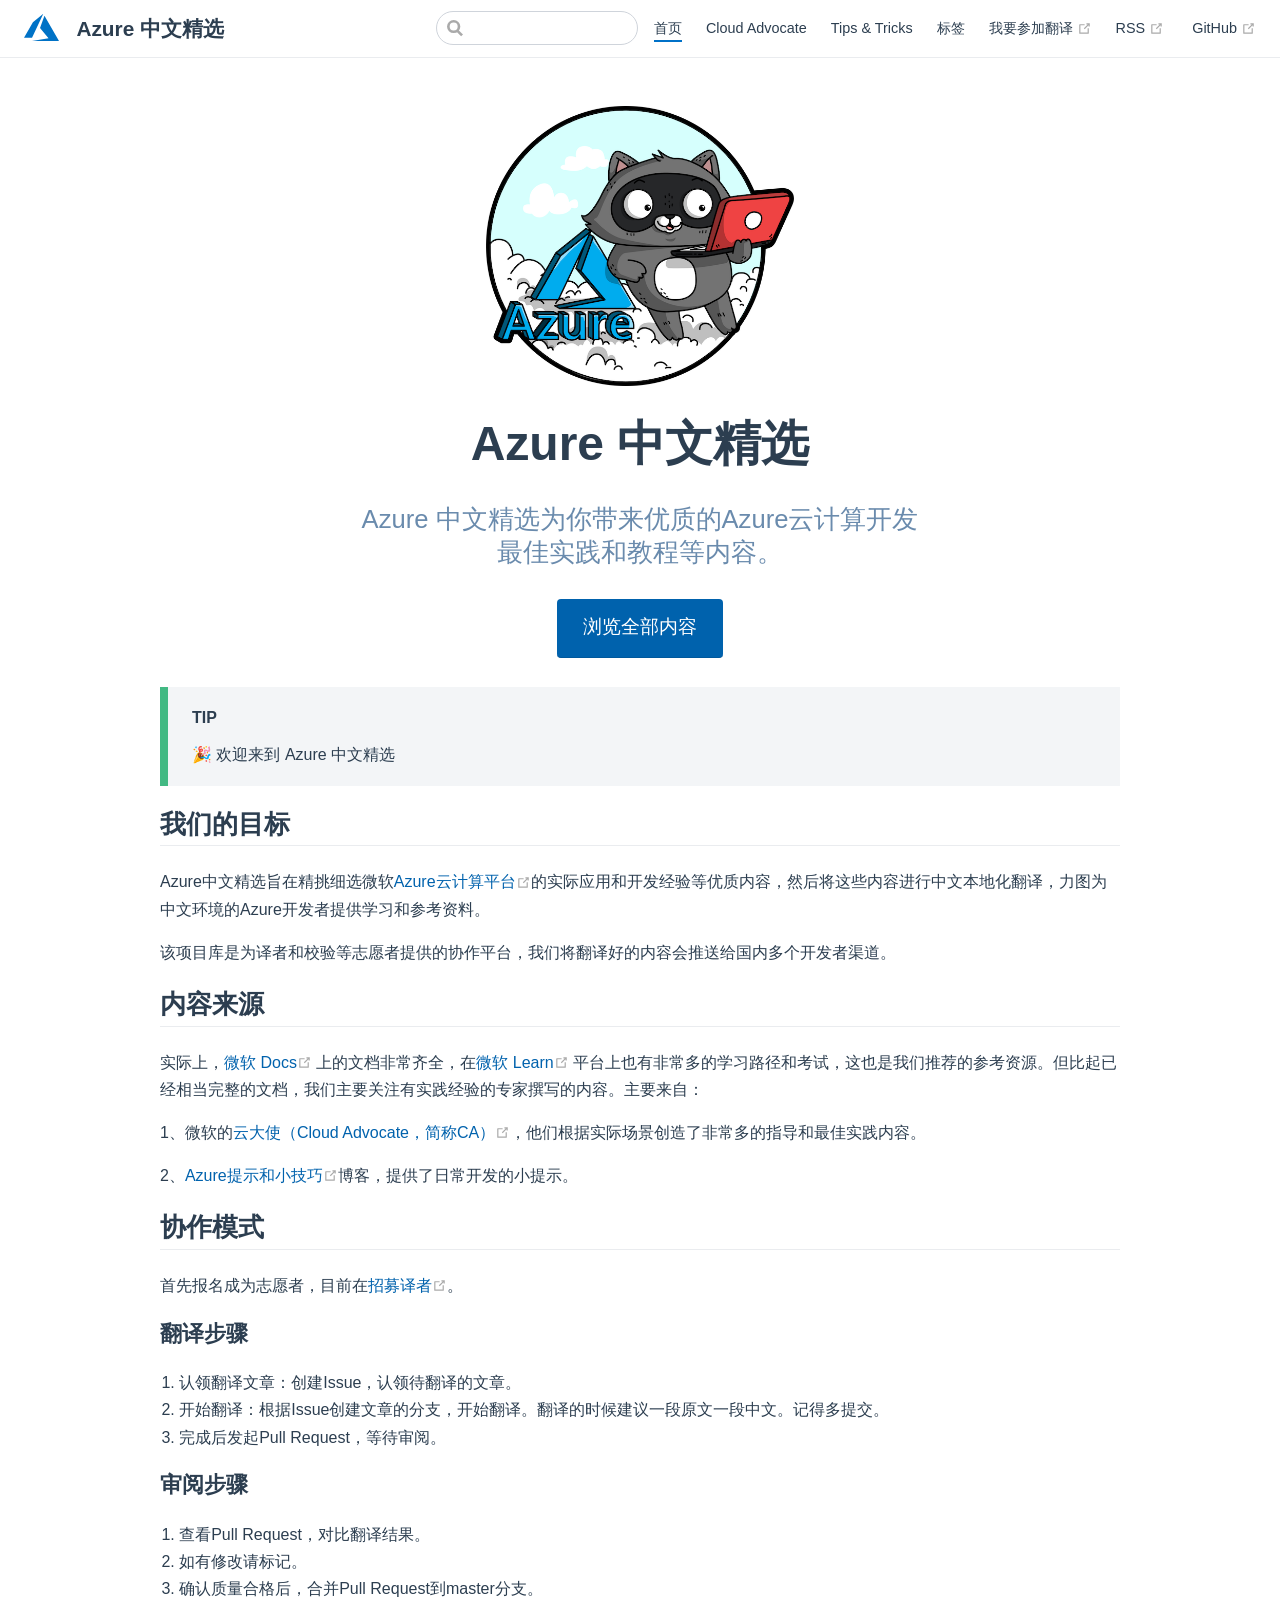
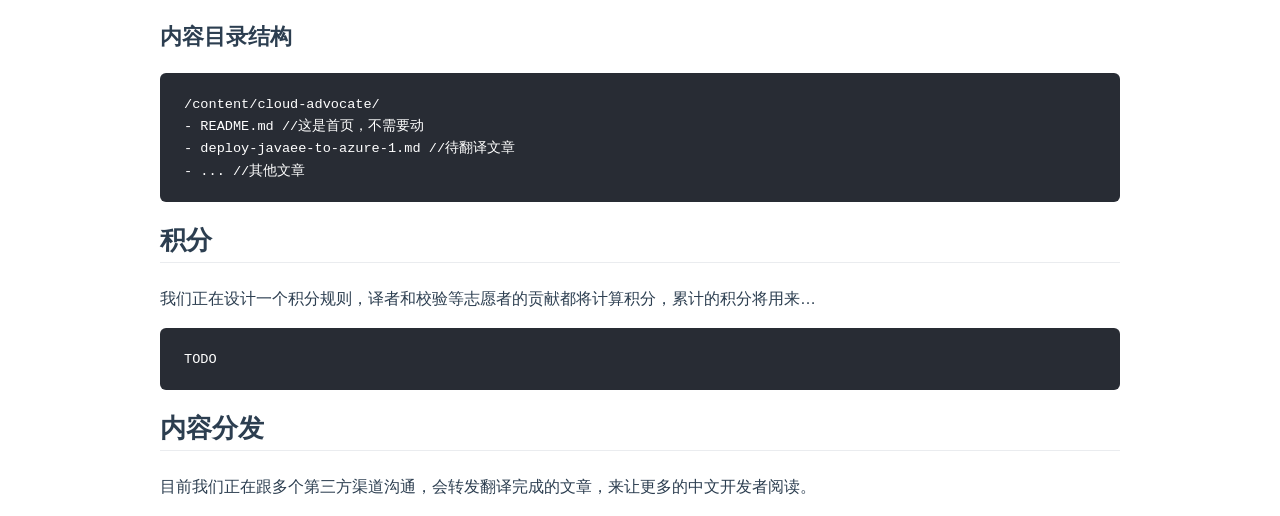
<file: index.html>
<!DOCTYPE html>
<html lang="zh-CN">
  <head>
    <meta charset="utf-8">
    <meta name="viewport" content="width=device-width,initial-scale=1">
    <title>Azure 中文精选</title>
    <meta name="description" content="Azure 中文精选为你带来优质的Azure云计算开发最佳实践和教程等内容。">
    <link rel="icon" href="/favicon.ico">
  <meta name="apple-mobile-web-app-capable" content="yes">
  <meta name="apple-mobile-web-app-status-bar-style" content="black">
    
    <link rel="preload" href="/assets/css/0.styles.44111ffa.css" as="style"><link rel="preload" href="/assets/js/app.e8d2a7f2.js" as="script"><link rel="preload" href="/assets/js/2.5f974afc.js" as="script"><link rel="preload" href="/assets/js/20.593efa88.js" as="script"><link rel="preload" href="/assets/js/5.90cdf109.js" as="script"><link rel="prefetch" href="/assets/js/10.6bb0f76a.js"><link rel="prefetch" href="/assets/js/11.2777b637.js"><link rel="prefetch" href="/assets/js/12.4a067d6a.js"><link rel="prefetch" href="/assets/js/13.174cb259.js"><link rel="prefetch" href="/assets/js/14.2bcf7b7f.js"><link rel="prefetch" href="/assets/js/15.855f1b8c.js"><link rel="prefetch" href="/assets/js/16.e90a3cff.js"><link rel="prefetch" href="/assets/js/17.efa5af3b.js"><link rel="prefetch" href="/assets/js/18.f89ce319.js"><link rel="prefetch" href="/assets/js/19.0648d848.js"><link rel="prefetch" href="/assets/js/21.9937d326.js"><link rel="prefetch" href="/assets/js/22.ac939110.js"><link rel="prefetch" href="/assets/js/3.605daa86.js"><link rel="prefetch" href="/assets/js/4.17fe7f49.js"><link rel="prefetch" href="/assets/js/6.d9897289.js"><link rel="prefetch" href="/assets/js/7.31f97fee.js"><link rel="prefetch" href="/assets/js/8.09438130.js"><link rel="prefetch" href="/assets/js/9.d7c02753.js">
    <link rel="stylesheet" href="/assets/css/0.styles.44111ffa.css">
  </head>
  <body>
    <div id="app" data-server-rendered="true"><div class="theme-container no-sidebar"><header class="navbar"><div class="sidebar-button"><svg xmlns="http://www.w3.org/2000/svg" aria-hidden="true" role="img" viewBox="0 0 448 512" class="icon"><path fill="currentColor" d="M436 124H12c-6.627 0-12-5.373-12-12V80c0-6.627 5.373-12 12-12h424c6.627 0 12 5.373 12 12v32c0 6.627-5.373 12-12 12zm0 160H12c-6.627 0-12-5.373-12-12v-32c0-6.627 5.373-12 12-12h424c6.627 0 12 5.373 12 12v32c0 6.627-5.373 12-12 12zm0 160H12c-6.627 0-12-5.373-12-12v-32c0-6.627 5.373-12 12-12h424c6.627 0 12 5.373 12 12v32c0 6.627-5.373 12-12 12z"></path></svg></div> <a href="/" class="home-link router-link-exact-active router-link-active"><img src="/img/logo_azure.svg" alt="Azure 中文精选" class="logo"> <span class="site-name can-hide">Azure 中文精选</span></a> <div class="links"><div class="search-box"><input aria-label="Search" autocomplete="off" spellcheck="false" value=""> <!----></div> <nav class="nav-links can-hide"><div class="nav-item"><a href="/" class="nav-link router-link-exact-active router-link-active">首页</a></div><div class="nav-item"><a href="/content/cloud-advocate/" class="nav-link">Cloud Advocate</a></div><div class="nav-item"><a href="/content/tips-tricks/" class="nav-link">Tips &amp; Tricks</a></div><div class="nav-item"><a href="/tags.html" class="nav-link">标签</a></div><div class="nav-item"><a href="https://wj.qq.com/s2/5227985/7213/" target="_blank" rel="noopener noreferrer" class="nav-link external">
  我要参加翻译
  <svg xmlns="http://www.w3.org/2000/svg" aria-hidden="true" x="0px" y="0px" viewBox="0 0 100 100" width="15" height="15" class="icon outbound"><path fill="currentColor" d="M18.8,85.1h56l0,0c2.2,0,4-1.8,4-4v-32h-8v28h-48v-48h28v-8h-32l0,0c-2.2,0-4,1.8-4,4v56C14.8,83.3,16.6,85.1,18.8,85.1z"></path> <polygon fill="currentColor" points="45.7,48.7 51.3,54.3 77.2,28.5 77.2,37.2 85.2,37.2 85.2,14.9 62.8,14.9 62.8,22.9 71.5,22.9"></polygon></svg></a></div><div class="nav-item"><a href="https://azureselected.com/rss.xml" target="_blank" rel="noopener noreferrer" class="nav-link external">
  RSS
  <svg xmlns="http://www.w3.org/2000/svg" aria-hidden="true" x="0px" y="0px" viewBox="0 0 100 100" width="15" height="15" class="icon outbound"><path fill="currentColor" d="M18.8,85.1h56l0,0c2.2,0,4-1.8,4-4v-32h-8v28h-48v-48h28v-8h-32l0,0c-2.2,0-4,1.8-4,4v56C14.8,83.3,16.6,85.1,18.8,85.1z"></path> <polygon fill="currentColor" points="45.7,48.7 51.3,54.3 77.2,28.5 77.2,37.2 85.2,37.2 85.2,14.9 62.8,14.9 62.8,22.9 71.5,22.9"></polygon></svg></a></div> <a href="https://github.com/azureselected/azureselected" target="_blank" rel="noopener noreferrer" class="repo-link">
    GitHub
    <svg xmlns="http://www.w3.org/2000/svg" aria-hidden="true" x="0px" y="0px" viewBox="0 0 100 100" width="15" height="15" class="icon outbound"><path fill="currentColor" d="M18.8,85.1h56l0,0c2.2,0,4-1.8,4-4v-32h-8v28h-48v-48h28v-8h-32l0,0c-2.2,0-4,1.8-4,4v56C14.8,83.3,16.6,85.1,18.8,85.1z"></path> <polygon fill="currentColor" points="45.7,48.7 51.3,54.3 77.2,28.5 77.2,37.2 85.2,37.2 85.2,14.9 62.8,14.9 62.8,22.9 71.5,22.9"></polygon></svg></a></nav></div></header> <div class="sidebar-mask"></div> <aside class="sidebar"><nav class="nav-links"><div class="nav-item"><a href="/" class="nav-link router-link-exact-active router-link-active">首页</a></div><div class="nav-item"><a href="/content/cloud-advocate/" class="nav-link">Cloud Advocate</a></div><div class="nav-item"><a href="/content/tips-tricks/" class="nav-link">Tips &amp; Tricks</a></div><div class="nav-item"><a href="/tags.html" class="nav-link">标签</a></div><div class="nav-item"><a href="https://wj.qq.com/s2/5227985/7213/" target="_blank" rel="noopener noreferrer" class="nav-link external">
  我要参加翻译
  <svg xmlns="http://www.w3.org/2000/svg" aria-hidden="true" x="0px" y="0px" viewBox="0 0 100 100" width="15" height="15" class="icon outbound"><path fill="currentColor" d="M18.8,85.1h56l0,0c2.2,0,4-1.8,4-4v-32h-8v28h-48v-48h28v-8h-32l0,0c-2.2,0-4,1.8-4,4v56C14.8,83.3,16.6,85.1,18.8,85.1z"></path> <polygon fill="currentColor" points="45.7,48.7 51.3,54.3 77.2,28.5 77.2,37.2 85.2,37.2 85.2,14.9 62.8,14.9 62.8,22.9 71.5,22.9"></polygon></svg></a></div><div class="nav-item"><a href="https://azureselected.com/rss.xml" target="_blank" rel="noopener noreferrer" class="nav-link external">
  RSS
  <svg xmlns="http://www.w3.org/2000/svg" aria-hidden="true" x="0px" y="0px" viewBox="0 0 100 100" width="15" height="15" class="icon outbound"><path fill="currentColor" d="M18.8,85.1h56l0,0c2.2,0,4-1.8,4-4v-32h-8v28h-48v-48h28v-8h-32l0,0c-2.2,0-4,1.8-4,4v56C14.8,83.3,16.6,85.1,18.8,85.1z"></path> <polygon fill="currentColor" points="45.7,48.7 51.3,54.3 77.2,28.5 77.2,37.2 85.2,37.2 85.2,14.9 62.8,14.9 62.8,22.9 71.5,22.9"></polygon></svg></a></div> <a href="https://github.com/azureselected/azureselected" target="_blank" rel="noopener noreferrer" class="repo-link">
    GitHub
    <svg xmlns="http://www.w3.org/2000/svg" aria-hidden="true" x="0px" y="0px" viewBox="0 0 100 100" width="15" height="15" class="icon outbound"><path fill="currentColor" d="M18.8,85.1h56l0,0c2.2,0,4-1.8,4-4v-32h-8v28h-48v-48h28v-8h-32l0,0c-2.2,0-4,1.8-4,4v56C14.8,83.3,16.6,85.1,18.8,85.1z"></path> <polygon fill="currentColor" points="45.7,48.7 51.3,54.3 77.2,28.5 77.2,37.2 85.2,37.2 85.2,14.9 62.8,14.9 62.8,22.9 71.5,22.9"></polygon></svg></a></nav>  <!----> </aside> <main aria-labelledby="main-title" class="home"><header class="hero"><img src="/img/azure-bit.png" alt="hero"> <h1 id="main-title">Azure 中文精选</h1> <p class="description">
      Azure 中文精选为你带来优质的Azure云计算开发最佳实践和教程等内容。
    </p> <p class="action"><a href="/content/" class="nav-link action-button">浏览全部内容</a></p></header> <!----> <div class="theme-default-content custom content__default"><div class="custom-block tip"><p class="custom-block-title">TIP</p> <p>🎉 欢迎来到 Azure 中文精选</p></div> <h2 id="我们的目标"><a href="#我们的目标" class="header-anchor">#</a> 我们的目标</h2> <p>Azure中文精选旨在精挑细选微软<a href="https://azure.microsoft.com/?WT.mc_id=azureselected-content-xinglzhu" target="_blank" rel="noopener noreferrer">Azure云计算平台<svg xmlns="http://www.w3.org/2000/svg" aria-hidden="true" x="0px" y="0px" viewBox="0 0 100 100" width="15" height="15" class="icon outbound"><path fill="currentColor" d="M18.8,85.1h56l0,0c2.2,0,4-1.8,4-4v-32h-8v28h-48v-48h28v-8h-32l0,0c-2.2,0-4,1.8-4,4v56C14.8,83.3,16.6,85.1,18.8,85.1z"></path> <polygon fill="currentColor" points="45.7,48.7 51.3,54.3 77.2,28.5 77.2,37.2 85.2,37.2 85.2,14.9 62.8,14.9 62.8,22.9 71.5,22.9"></polygon></svg></a>的实际应用和开发经验等优质内容，然后将这些内容进行中文本地化翻译，力图为中文环境的Azure开发者提供学习和参考资料。</p> <p>该项目库是为译者和校验等志愿者提供的协作平台，我们将翻译好的内容会推送给国内多个开发者渠道。</p> <h2 id="内容来源"><a href="#内容来源" class="header-anchor">#</a> 内容来源</h2> <p>实际上，<a href="https://docs.microsoft.com/azure/?WT.mc_id=azureselected-content-xinglzhu" target="_blank" rel="noopener noreferrer">微软 Docs<svg xmlns="http://www.w3.org/2000/svg" aria-hidden="true" x="0px" y="0px" viewBox="0 0 100 100" width="15" height="15" class="icon outbound"><path fill="currentColor" d="M18.8,85.1h56l0,0c2.2,0,4-1.8,4-4v-32h-8v28h-48v-48h28v-8h-32l0,0c-2.2,0-4,1.8-4,4v56C14.8,83.3,16.6,85.1,18.8,85.1z"></path> <polygon fill="currentColor" points="45.7,48.7 51.3,54.3 77.2,28.5 77.2,37.2 85.2,37.2 85.2,14.9 62.8,14.9 62.8,22.9 71.5,22.9"></polygon></svg></a> 上的文档非常齐全，在<a href="https://docs.microsoft.com/learn/?WT.mc_id=azureselected-content-xinglzhu" target="_blank" rel="noopener noreferrer">微软 Learn<svg xmlns="http://www.w3.org/2000/svg" aria-hidden="true" x="0px" y="0px" viewBox="0 0 100 100" width="15" height="15" class="icon outbound"><path fill="currentColor" d="M18.8,85.1h56l0,0c2.2,0,4-1.8,4-4v-32h-8v28h-48v-48h28v-8h-32l0,0c-2.2,0-4,1.8-4,4v56C14.8,83.3,16.6,85.1,18.8,85.1z"></path> <polygon fill="currentColor" points="45.7,48.7 51.3,54.3 77.2,28.5 77.2,37.2 85.2,37.2 85.2,14.9 62.8,14.9 62.8,22.9 71.5,22.9"></polygon></svg></a> 平台上也有非常多的学习路径和考试，这也是我们推荐的参考资源。但比起已经相当完整的文档，我们主要关注有实践经验的专家撰写的内容。主要来自：</p> <p>1、微软的<a href="https://developer.microsoft.com/advocates/?WT.mc_id=azureselected-content-xinglzhu" target="_blank" rel="noopener noreferrer">云大使（Cloud Advocate，简称CA）<svg xmlns="http://www.w3.org/2000/svg" aria-hidden="true" x="0px" y="0px" viewBox="0 0 100 100" width="15" height="15" class="icon outbound"><path fill="currentColor" d="M18.8,85.1h56l0,0c2.2,0,4-1.8,4-4v-32h-8v28h-48v-48h28v-8h-32l0,0c-2.2,0-4,1.8-4,4v56C14.8,83.3,16.6,85.1,18.8,85.1z"></path> <polygon fill="currentColor" points="45.7,48.7 51.3,54.3 77.2,28.5 77.2,37.2 85.2,37.2 85.2,14.9 62.8,14.9 62.8,22.9 71.5,22.9"></polygon></svg></a>，他们根据实际场景创造了非常多的指导和最佳实践内容。</p> <p>2、<a href="https://aka.ms/azuretipsandtricks" target="_blank" rel="noopener noreferrer">Azure提示和小技巧<svg xmlns="http://www.w3.org/2000/svg" aria-hidden="true" x="0px" y="0px" viewBox="0 0 100 100" width="15" height="15" class="icon outbound"><path fill="currentColor" d="M18.8,85.1h56l0,0c2.2,0,4-1.8,4-4v-32h-8v28h-48v-48h28v-8h-32l0,0c-2.2,0-4,1.8-4,4v56C14.8,83.3,16.6,85.1,18.8,85.1z"></path> <polygon fill="currentColor" points="45.7,48.7 51.3,54.3 77.2,28.5 77.2,37.2 85.2,37.2 85.2,14.9 62.8,14.9 62.8,22.9 71.5,22.9"></polygon></svg></a>博客，提供了日常开发的小提示。</p> <h2 id="协作模式"><a href="#协作模式" class="header-anchor">#</a> 协作模式</h2> <p>首先报名成为志愿者，目前在<a href="https://wj.qq.com/s2/5227985/7213/" target="_blank" rel="noopener noreferrer">招募译者<svg xmlns="http://www.w3.org/2000/svg" aria-hidden="true" x="0px" y="0px" viewBox="0 0 100 100" width="15" height="15" class="icon outbound"><path fill="currentColor" d="M18.8,85.1h56l0,0c2.2,0,4-1.8,4-4v-32h-8v28h-48v-48h28v-8h-32l0,0c-2.2,0-4,1.8-4,4v56C14.8,83.3,16.6,85.1,18.8,85.1z"></path> <polygon fill="currentColor" points="45.7,48.7 51.3,54.3 77.2,28.5 77.2,37.2 85.2,37.2 85.2,14.9 62.8,14.9 62.8,22.9 71.5,22.9"></polygon></svg></a>。</p> <h3 id="翻译步骤"><a href="#翻译步骤" class="header-anchor">#</a> 翻译步骤</h3> <ol><li>认领翻译文章：创建Issue，认领待翻译的文章。</li> <li>开始翻译：根据Issue创建文章的分支，开始翻译。翻译的时候建议一段原文一段中文。记得多提交。</li> <li>完成后发起Pull Request，等待审阅。</li></ol> <h3 id="审阅步骤"><a href="#审阅步骤" class="header-anchor">#</a> 审阅步骤</h3> <ol><li>查看Pull Request，对比翻译结果。</li> <li>如有修改请标记。</li> <li>确认质量合格后，合并Pull Request到master分支。</li></ol> <h3 id="内容目录结构"><a href="#内容目录结构" class="header-anchor">#</a> 内容目录结构</h3> <div class="language- extra-class"><pre class="language-text"><code>/content/cloud-advocate/
- README.md //这是首页，不需要动
- deploy-javaee-to-azure-1.md //待翻译文章
- ... //其他文章
</code></pre></div><h2 id="积分"><a href="#积分" class="header-anchor">#</a> 积分</h2> <p>我们正在设计一个积分规则，译者和校验等志愿者的贡献都将计算积分，累计的积分将用来…</p> <div class="language- extra-class"><pre class="language-text"><code>TODO
</code></pre></div><h2 id="内容分发"><a href="#内容分发" class="header-anchor">#</a> 内容分发</h2> <p>目前我们正在跟多个第三方渠道沟通，会转发翻译完成的文章，来让更多的中文开发者阅读。</p></div> <!----></main></div><div class="global-ui"><!----><!----></div></div>
    <script src="/assets/js/app.e8d2a7f2.js" defer></script><script src="/assets/js/2.5f974afc.js" defer></script><script src="/assets/js/20.593efa88.js" defer></script><script src="/assets/js/5.90cdf109.js" defer></script>
  </body>
</html>
</file>
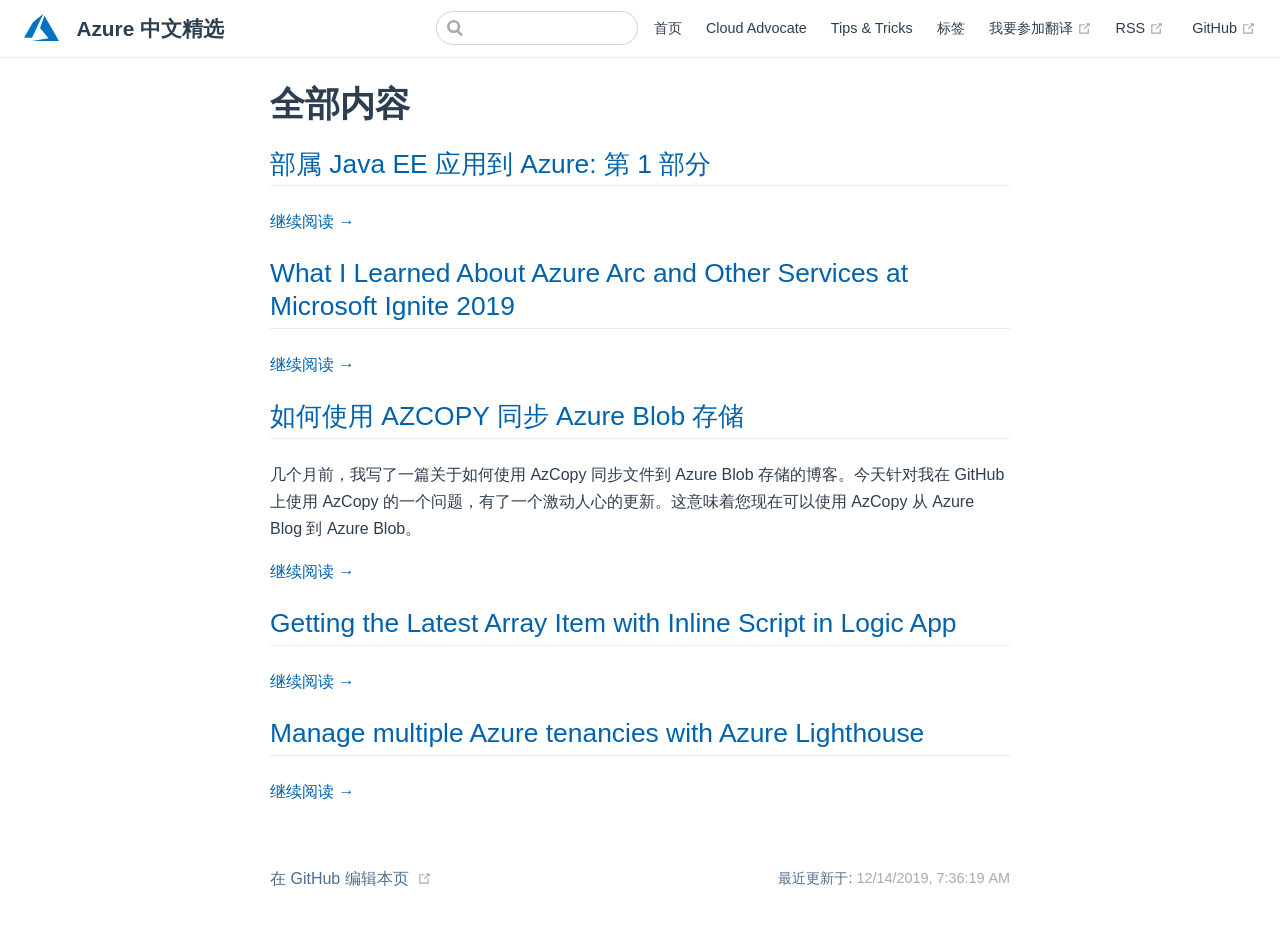
<file: content/index.html>
<!DOCTYPE html>
<html lang="zh-CN">
  <head>
    <meta charset="utf-8">
    <meta name="viewport" content="width=device-width,initial-scale=1">
    <title>全部内容 | Azure 中文精选</title>
    <meta name="description" content="">
    <link rel="icon" href="/favicon.ico">
  <meta name="apple-mobile-web-app-capable" content="yes">
  <meta name="apple-mobile-web-app-status-bar-style" content="black">
    
    <link rel="preload" href="/assets/css/0.styles.44111ffa.css" as="style"><link rel="preload" href="/assets/js/app.e8d2a7f2.js" as="script"><link rel="preload" href="/assets/js/2.5f974afc.js" as="script"><link rel="preload" href="/assets/js/12.4a067d6a.js" as="script"><link rel="preload" href="/assets/js/4.17fe7f49.js" as="script"><link rel="preload" href="/assets/js/5.90cdf109.js" as="script"><link rel="prefetch" href="/assets/js/10.6bb0f76a.js"><link rel="prefetch" href="/assets/js/11.2777b637.js"><link rel="prefetch" href="/assets/js/13.174cb259.js"><link rel="prefetch" href="/assets/js/14.2bcf7b7f.js"><link rel="prefetch" href="/assets/js/15.855f1b8c.js"><link rel="prefetch" href="/assets/js/16.e90a3cff.js"><link rel="prefetch" href="/assets/js/17.efa5af3b.js"><link rel="prefetch" href="/assets/js/18.f89ce319.js"><link rel="prefetch" href="/assets/js/19.0648d848.js"><link rel="prefetch" href="/assets/js/20.593efa88.js"><link rel="prefetch" href="/assets/js/21.9937d326.js"><link rel="prefetch" href="/assets/js/22.ac939110.js"><link rel="prefetch" href="/assets/js/3.605daa86.js"><link rel="prefetch" href="/assets/js/6.d9897289.js"><link rel="prefetch" href="/assets/js/7.31f97fee.js"><link rel="prefetch" href="/assets/js/8.09438130.js"><link rel="prefetch" href="/assets/js/9.d7c02753.js">
    <link rel="stylesheet" href="/assets/css/0.styles.44111ffa.css">
  </head>
  <body>
    <div id="app" data-server-rendered="true"><div class="theme-container no-sidebar"><header class="navbar"><div class="sidebar-button"><svg xmlns="http://www.w3.org/2000/svg" aria-hidden="true" role="img" viewBox="0 0 448 512" class="icon"><path fill="currentColor" d="M436 124H12c-6.627 0-12-5.373-12-12V80c0-6.627 5.373-12 12-12h424c6.627 0 12 5.373 12 12v32c0 6.627-5.373 12-12 12zm0 160H12c-6.627 0-12-5.373-12-12v-32c0-6.627 5.373-12 12-12h424c6.627 0 12 5.373 12 12v32c0 6.627-5.373 12-12 12zm0 160H12c-6.627 0-12-5.373-12-12v-32c0-6.627 5.373-12 12-12h424c6.627 0 12 5.373 12 12v32c0 6.627-5.373 12-12 12z"></path></svg></div> <a href="/" class="home-link router-link-active"><img src="/img/logo_azure.svg" alt="Azure 中文精选" class="logo"> <span class="site-name can-hide">Azure 中文精选</span></a> <div class="links"><div class="search-box"><input aria-label="Search" autocomplete="off" spellcheck="false" value=""> <!----></div> <nav class="nav-links can-hide"><div class="nav-item"><a href="/" class="nav-link">首页</a></div><div class="nav-item"><a href="/content/cloud-advocate/" class="nav-link">Cloud Advocate</a></div><div class="nav-item"><a href="/content/tips-tricks/" class="nav-link">Tips &amp; Tricks</a></div><div class="nav-item"><a href="/tags.html" class="nav-link">标签</a></div><div class="nav-item"><a href="https://wj.qq.com/s2/5227985/7213/" target="_blank" rel="noopener noreferrer" class="nav-link external">
  我要参加翻译
  <svg xmlns="http://www.w3.org/2000/svg" aria-hidden="true" x="0px" y="0px" viewBox="0 0 100 100" width="15" height="15" class="icon outbound"><path fill="currentColor" d="M18.8,85.1h56l0,0c2.2,0,4-1.8,4-4v-32h-8v28h-48v-48h28v-8h-32l0,0c-2.2,0-4,1.8-4,4v56C14.8,83.3,16.6,85.1,18.8,85.1z"></path> <polygon fill="currentColor" points="45.7,48.7 51.3,54.3 77.2,28.5 77.2,37.2 85.2,37.2 85.2,14.9 62.8,14.9 62.8,22.9 71.5,22.9"></polygon></svg></a></div><div class="nav-item"><a href="https://azureselected.com/rss.xml" target="_blank" rel="noopener noreferrer" class="nav-link external">
  RSS
  <svg xmlns="http://www.w3.org/2000/svg" aria-hidden="true" x="0px" y="0px" viewBox="0 0 100 100" width="15" height="15" class="icon outbound"><path fill="currentColor" d="M18.8,85.1h56l0,0c2.2,0,4-1.8,4-4v-32h-8v28h-48v-48h28v-8h-32l0,0c-2.2,0-4,1.8-4,4v56C14.8,83.3,16.6,85.1,18.8,85.1z"></path> <polygon fill="currentColor" points="45.7,48.7 51.3,54.3 77.2,28.5 77.2,37.2 85.2,37.2 85.2,14.9 62.8,14.9 62.8,22.9 71.5,22.9"></polygon></svg></a></div> <a href="https://github.com/azureselected/azureselected" target="_blank" rel="noopener noreferrer" class="repo-link">
    GitHub
    <svg xmlns="http://www.w3.org/2000/svg" aria-hidden="true" x="0px" y="0px" viewBox="0 0 100 100" width="15" height="15" class="icon outbound"><path fill="currentColor" d="M18.8,85.1h56l0,0c2.2,0,4-1.8,4-4v-32h-8v28h-48v-48h28v-8h-32l0,0c-2.2,0-4,1.8-4,4v56C14.8,83.3,16.6,85.1,18.8,85.1z"></path> <polygon fill="currentColor" points="45.7,48.7 51.3,54.3 77.2,28.5 77.2,37.2 85.2,37.2 85.2,14.9 62.8,14.9 62.8,22.9 71.5,22.9"></polygon></svg></a></nav></div></header> <div class="sidebar-mask"></div> <aside class="sidebar"><nav class="nav-links"><div class="nav-item"><a href="/" class="nav-link">首页</a></div><div class="nav-item"><a href="/content/cloud-advocate/" class="nav-link">Cloud Advocate</a></div><div class="nav-item"><a href="/content/tips-tricks/" class="nav-link">Tips &amp; Tricks</a></div><div class="nav-item"><a href="/tags.html" class="nav-link">标签</a></div><div class="nav-item"><a href="https://wj.qq.com/s2/5227985/7213/" target="_blank" rel="noopener noreferrer" class="nav-link external">
  我要参加翻译
  <svg xmlns="http://www.w3.org/2000/svg" aria-hidden="true" x="0px" y="0px" viewBox="0 0 100 100" width="15" height="15" class="icon outbound"><path fill="currentColor" d="M18.8,85.1h56l0,0c2.2,0,4-1.8,4-4v-32h-8v28h-48v-48h28v-8h-32l0,0c-2.2,0-4,1.8-4,4v56C14.8,83.3,16.6,85.1,18.8,85.1z"></path> <polygon fill="currentColor" points="45.7,48.7 51.3,54.3 77.2,28.5 77.2,37.2 85.2,37.2 85.2,14.9 62.8,14.9 62.8,22.9 71.5,22.9"></polygon></svg></a></div><div class="nav-item"><a href="https://azureselected.com/rss.xml" target="_blank" rel="noopener noreferrer" class="nav-link external">
  RSS
  <svg xmlns="http://www.w3.org/2000/svg" aria-hidden="true" x="0px" y="0px" viewBox="0 0 100 100" width="15" height="15" class="icon outbound"><path fill="currentColor" d="M18.8,85.1h56l0,0c2.2,0,4-1.8,4-4v-32h-8v28h-48v-48h28v-8h-32l0,0c-2.2,0-4,1.8-4,4v56C14.8,83.3,16.6,85.1,18.8,85.1z"></path> <polygon fill="currentColor" points="45.7,48.7 51.3,54.3 77.2,28.5 77.2,37.2 85.2,37.2 85.2,14.9 62.8,14.9 62.8,22.9 71.5,22.9"></polygon></svg></a></div> <a href="https://github.com/azureselected/azureselected" target="_blank" rel="noopener noreferrer" class="repo-link">
    GitHub
    <svg xmlns="http://www.w3.org/2000/svg" aria-hidden="true" x="0px" y="0px" viewBox="0 0 100 100" width="15" height="15" class="icon outbound"><path fill="currentColor" d="M18.8,85.1h56l0,0c2.2,0,4-1.8,4-4v-32h-8v28h-48v-48h28v-8h-32l0,0c-2.2,0-4,1.8-4,4v56C14.8,83.3,16.6,85.1,18.8,85.1z"></path> <polygon fill="currentColor" points="45.7,48.7 51.3,54.3 77.2,28.5 77.2,37.2 85.2,37.2 85.2,14.9 62.8,14.9 62.8,22.9 71.5,22.9"></polygon></svg></a></nav>  <!----> </aside> <main class="page"> <div class="theme-default-content content__default"><h1 id="全部内容"><a href="#全部内容" class="header-anchor">#</a> 全部内容</h1> <div><div><h2><a href="/content/cloud-advocate/deploy-javaee-to-azure-1.html">部属 Java EE 应用到 Azure: 第 1 部分</a></h2> <p></p> <p><a href="/content/cloud-advocate/deploy-javaee-to-azure-1.html">继续阅读 →</a></p></div><div><h2><a href="/content/cloud-advocate/what-learned-ignite.html">What I Learned About Azure Arc and Other Services at Microsoft Ignite 2019</a></h2> <p></p> <p><a href="/content/cloud-advocate/what-learned-ignite.html">继续阅读 →</a></p></div><div><h2><a href="/content/cloud-advocate/how-to-sync-azure-blob-storage-with-azcopy.html">如何使用 AZCOPY 同步 Azure Blob 存储</a></h2> <p>几个月前，我写了一篇关于如何使用 AzCopy 同步文件到 Azure Blob 存储的博客。今天针对我在 GitHub上使用 AzCopy 的一个问题，有了一个激动人心的更新。这意味着您现在可以使用 AzCopy 从 Azure Blog 到 Azure Blob。</p> <p><a href="/content/cloud-advocate/how-to-sync-azure-blob-storage-with-azcopy.html">继续阅读 →</a></p></div><div><h2><a href="/content/cloud-advocate/getting-the-latest-array-item-with-inline-script-in-logic-app.html">Getting the Latest Array Item with Inline Script in Logic App</a></h2> <p></p> <p><a href="/content/cloud-advocate/getting-the-latest-array-item-with-inline-script-in-logic-app.html">继续阅读 →</a></p></div><div><h2><a href="/content/cloud-advocate/Manage-multiple-Azure-tenancies-with-Azure-Lighthouse.html">Manage multiple Azure tenancies with Azure Lighthouse</a></h2> <p></p> <p><a href="/content/cloud-advocate/Manage-multiple-Azure-tenancies-with-Azure-Lighthouse.html">继续阅读 →</a></p></div></div></div> <footer class="page-edit"><div class="edit-link"><a href="https://github.com/azureselected/azureselected/edit/master/content/README.md" target="_blank" rel="noopener noreferrer">在 GitHub 编辑本页</a> <svg xmlns="http://www.w3.org/2000/svg" aria-hidden="true" x="0px" y="0px" viewBox="0 0 100 100" width="15" height="15" class="icon outbound"><path fill="currentColor" d="M18.8,85.1h56l0,0c2.2,0,4-1.8,4-4v-32h-8v28h-48v-48h28v-8h-32l0,0c-2.2,0-4,1.8-4,4v56C14.8,83.3,16.6,85.1,18.8,85.1z"></path> <polygon fill="currentColor" points="45.7,48.7 51.3,54.3 77.2,28.5 77.2,37.2 85.2,37.2 85.2,14.9 62.8,14.9 62.8,22.9 71.5,22.9"></polygon></svg></div> <div class="last-updated"><span class="prefix">最近更新于:</span> <span class="time">12/14/2019, 7:36:19 AM</span></div></footer> <!----> </main></div><div class="global-ui"><!----><!----></div></div>
    <script src="/assets/js/app.e8d2a7f2.js" defer></script><script src="/assets/js/2.5f974afc.js" defer></script><script src="/assets/js/12.4a067d6a.js" defer></script><script src="/assets/js/4.17fe7f49.js" defer></script><script src="/assets/js/5.90cdf109.js" defer></script>
  </body>
</html>
</file>
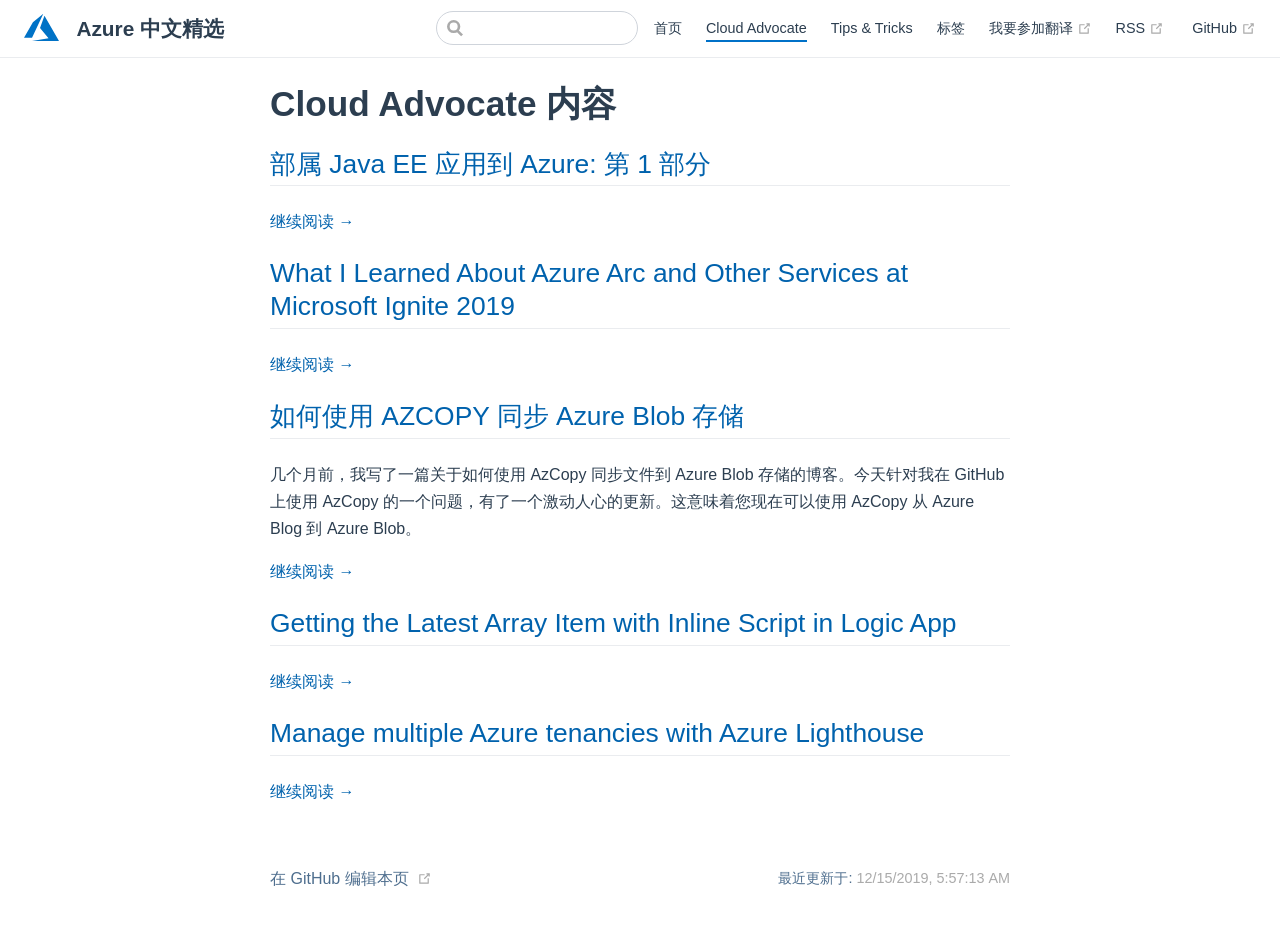
<file: content/cloud-advocate/index.html>
<!DOCTYPE html>
<html lang="zh-CN">
  <head>
    <meta charset="utf-8">
    <meta name="viewport" content="width=device-width,initial-scale=1">
    <title>Cloud Advocate 内容 | Azure 中文精选</title>
    <meta name="description" content="">
    <link rel="icon" href="/favicon.ico">
  <meta name="apple-mobile-web-app-capable" content="yes">
  <meta name="apple-mobile-web-app-status-bar-style" content="black">
    
    <link rel="preload" href="/assets/css/0.styles.44111ffa.css" as="style"><link rel="preload" href="/assets/js/app.e8d2a7f2.js" as="script"><link rel="preload" href="/assets/js/2.5f974afc.js" as="script"><link rel="preload" href="/assets/js/14.2bcf7b7f.js" as="script"><link rel="preload" href="/assets/js/4.17fe7f49.js" as="script"><link rel="preload" href="/assets/js/5.90cdf109.js" as="script"><link rel="prefetch" href="/assets/js/10.6bb0f76a.js"><link rel="prefetch" href="/assets/js/11.2777b637.js"><link rel="prefetch" href="/assets/js/12.4a067d6a.js"><link rel="prefetch" href="/assets/js/13.174cb259.js"><link rel="prefetch" href="/assets/js/15.855f1b8c.js"><link rel="prefetch" href="/assets/js/16.e90a3cff.js"><link rel="prefetch" href="/assets/js/17.efa5af3b.js"><link rel="prefetch" href="/assets/js/18.f89ce319.js"><link rel="prefetch" href="/assets/js/19.0648d848.js"><link rel="prefetch" href="/assets/js/20.593efa88.js"><link rel="prefetch" href="/assets/js/21.9937d326.js"><link rel="prefetch" href="/assets/js/22.ac939110.js"><link rel="prefetch" href="/assets/js/3.605daa86.js"><link rel="prefetch" href="/assets/js/6.d9897289.js"><link rel="prefetch" href="/assets/js/7.31f97fee.js"><link rel="prefetch" href="/assets/js/8.09438130.js"><link rel="prefetch" href="/assets/js/9.d7c02753.js">
    <link rel="stylesheet" href="/assets/css/0.styles.44111ffa.css">
  </head>
  <body>
    <div id="app" data-server-rendered="true"><div class="theme-container no-sidebar"><header class="navbar"><div class="sidebar-button"><svg xmlns="http://www.w3.org/2000/svg" aria-hidden="true" role="img" viewBox="0 0 448 512" class="icon"><path fill="currentColor" d="M436 124H12c-6.627 0-12-5.373-12-12V80c0-6.627 5.373-12 12-12h424c6.627 0 12 5.373 12 12v32c0 6.627-5.373 12-12 12zm0 160H12c-6.627 0-12-5.373-12-12v-32c0-6.627 5.373-12 12-12h424c6.627 0 12 5.373 12 12v32c0 6.627-5.373 12-12 12zm0 160H12c-6.627 0-12-5.373-12-12v-32c0-6.627 5.373-12 12-12h424c6.627 0 12 5.373 12 12v32c0 6.627-5.373 12-12 12z"></path></svg></div> <a href="/" class="home-link router-link-active"><img src="/img/logo_azure.svg" alt="Azure 中文精选" class="logo"> <span class="site-name can-hide">Azure 中文精选</span></a> <div class="links"><div class="search-box"><input aria-label="Search" autocomplete="off" spellcheck="false" value=""> <!----></div> <nav class="nav-links can-hide"><div class="nav-item"><a href="/" class="nav-link">首页</a></div><div class="nav-item"><a href="/content/cloud-advocate/" class="nav-link router-link-exact-active router-link-active">Cloud Advocate</a></div><div class="nav-item"><a href="/content/tips-tricks/" class="nav-link">Tips &amp; Tricks</a></div><div class="nav-item"><a href="/tags.html" class="nav-link">标签</a></div><div class="nav-item"><a href="https://wj.qq.com/s2/5227985/7213/" target="_blank" rel="noopener noreferrer" class="nav-link external">
  我要参加翻译
  <svg xmlns="http://www.w3.org/2000/svg" aria-hidden="true" x="0px" y="0px" viewBox="0 0 100 100" width="15" height="15" class="icon outbound"><path fill="currentColor" d="M18.8,85.1h56l0,0c2.2,0,4-1.8,4-4v-32h-8v28h-48v-48h28v-8h-32l0,0c-2.2,0-4,1.8-4,4v56C14.8,83.3,16.6,85.1,18.8,85.1z"></path> <polygon fill="currentColor" points="45.7,48.7 51.3,54.3 77.2,28.5 77.2,37.2 85.2,37.2 85.2,14.9 62.8,14.9 62.8,22.9 71.5,22.9"></polygon></svg></a></div><div class="nav-item"><a href="https://azureselected.com/rss.xml" target="_blank" rel="noopener noreferrer" class="nav-link external">
  RSS
  <svg xmlns="http://www.w3.org/2000/svg" aria-hidden="true" x="0px" y="0px" viewBox="0 0 100 100" width="15" height="15" class="icon outbound"><path fill="currentColor" d="M18.8,85.1h56l0,0c2.2,0,4-1.8,4-4v-32h-8v28h-48v-48h28v-8h-32l0,0c-2.2,0-4,1.8-4,4v56C14.8,83.3,16.6,85.1,18.8,85.1z"></path> <polygon fill="currentColor" points="45.7,48.7 51.3,54.3 77.2,28.5 77.2,37.2 85.2,37.2 85.2,14.9 62.8,14.9 62.8,22.9 71.5,22.9"></polygon></svg></a></div> <a href="https://github.com/azureselected/azureselected" target="_blank" rel="noopener noreferrer" class="repo-link">
    GitHub
    <svg xmlns="http://www.w3.org/2000/svg" aria-hidden="true" x="0px" y="0px" viewBox="0 0 100 100" width="15" height="15" class="icon outbound"><path fill="currentColor" d="M18.8,85.1h56l0,0c2.2,0,4-1.8,4-4v-32h-8v28h-48v-48h28v-8h-32l0,0c-2.2,0-4,1.8-4,4v56C14.8,83.3,16.6,85.1,18.8,85.1z"></path> <polygon fill="currentColor" points="45.7,48.7 51.3,54.3 77.2,28.5 77.2,37.2 85.2,37.2 85.2,14.9 62.8,14.9 62.8,22.9 71.5,22.9"></polygon></svg></a></nav></div></header> <div class="sidebar-mask"></div> <aside class="sidebar"><nav class="nav-links"><div class="nav-item"><a href="/" class="nav-link">首页</a></div><div class="nav-item"><a href="/content/cloud-advocate/" class="nav-link router-link-exact-active router-link-active">Cloud Advocate</a></div><div class="nav-item"><a href="/content/tips-tricks/" class="nav-link">Tips &amp; Tricks</a></div><div class="nav-item"><a href="/tags.html" class="nav-link">标签</a></div><div class="nav-item"><a href="https://wj.qq.com/s2/5227985/7213/" target="_blank" rel="noopener noreferrer" class="nav-link external">
  我要参加翻译
  <svg xmlns="http://www.w3.org/2000/svg" aria-hidden="true" x="0px" y="0px" viewBox="0 0 100 100" width="15" height="15" class="icon outbound"><path fill="currentColor" d="M18.8,85.1h56l0,0c2.2,0,4-1.8,4-4v-32h-8v28h-48v-48h28v-8h-32l0,0c-2.2,0-4,1.8-4,4v56C14.8,83.3,16.6,85.1,18.8,85.1z"></path> <polygon fill="currentColor" points="45.7,48.7 51.3,54.3 77.2,28.5 77.2,37.2 85.2,37.2 85.2,14.9 62.8,14.9 62.8,22.9 71.5,22.9"></polygon></svg></a></div><div class="nav-item"><a href="https://azureselected.com/rss.xml" target="_blank" rel="noopener noreferrer" class="nav-link external">
  RSS
  <svg xmlns="http://www.w3.org/2000/svg" aria-hidden="true" x="0px" y="0px" viewBox="0 0 100 100" width="15" height="15" class="icon outbound"><path fill="currentColor" d="M18.8,85.1h56l0,0c2.2,0,4-1.8,4-4v-32h-8v28h-48v-48h28v-8h-32l0,0c-2.2,0-4,1.8-4,4v56C14.8,83.3,16.6,85.1,18.8,85.1z"></path> <polygon fill="currentColor" points="45.7,48.7 51.3,54.3 77.2,28.5 77.2,37.2 85.2,37.2 85.2,14.9 62.8,14.9 62.8,22.9 71.5,22.9"></polygon></svg></a></div> <a href="https://github.com/azureselected/azureselected" target="_blank" rel="noopener noreferrer" class="repo-link">
    GitHub
    <svg xmlns="http://www.w3.org/2000/svg" aria-hidden="true" x="0px" y="0px" viewBox="0 0 100 100" width="15" height="15" class="icon outbound"><path fill="currentColor" d="M18.8,85.1h56l0,0c2.2,0,4-1.8,4-4v-32h-8v28h-48v-48h28v-8h-32l0,0c-2.2,0-4,1.8-4,4v56C14.8,83.3,16.6,85.1,18.8,85.1z"></path> <polygon fill="currentColor" points="45.7,48.7 51.3,54.3 77.2,28.5 77.2,37.2 85.2,37.2 85.2,14.9 62.8,14.9 62.8,22.9 71.5,22.9"></polygon></svg></a></nav>  <!----> </aside> <main class="page"> <div class="theme-default-content content__default"><h1 id="cloud-advocate-内容"><a href="#cloud-advocate-内容" class="header-anchor">#</a> Cloud Advocate 内容</h1> <div><div><h2><a href="/content/cloud-advocate/deploy-javaee-to-azure-1.html">部属 Java EE 应用到 Azure: 第 1 部分</a></h2> <p></p> <p><a href="/content/cloud-advocate/deploy-javaee-to-azure-1.html">继续阅读 →</a></p></div><div><h2><a href="/content/cloud-advocate/what-learned-ignite.html">What I Learned About Azure Arc and Other Services at Microsoft Ignite 2019</a></h2> <p></p> <p><a href="/content/cloud-advocate/what-learned-ignite.html">继续阅读 →</a></p></div><div><h2><a href="/content/cloud-advocate/how-to-sync-azure-blob-storage-with-azcopy.html">如何使用 AZCOPY 同步 Azure Blob 存储</a></h2> <p>几个月前，我写了一篇关于如何使用 AzCopy 同步文件到 Azure Blob 存储的博客。今天针对我在 GitHub上使用 AzCopy 的一个问题，有了一个激动人心的更新。这意味着您现在可以使用 AzCopy 从 Azure Blog 到 Azure Blob。</p> <p><a href="/content/cloud-advocate/how-to-sync-azure-blob-storage-with-azcopy.html">继续阅读 →</a></p></div><div><h2><a href="/content/cloud-advocate/getting-the-latest-array-item-with-inline-script-in-logic-app.html">Getting the Latest Array Item with Inline Script in Logic App</a></h2> <p></p> <p><a href="/content/cloud-advocate/getting-the-latest-array-item-with-inline-script-in-logic-app.html">继续阅读 →</a></p></div><div><h2><a href="/content/cloud-advocate/Manage-multiple-Azure-tenancies-with-Azure-Lighthouse.html">Manage multiple Azure tenancies with Azure Lighthouse</a></h2> <p></p> <p><a href="/content/cloud-advocate/Manage-multiple-Azure-tenancies-with-Azure-Lighthouse.html">继续阅读 →</a></p></div></div></div> <footer class="page-edit"><div class="edit-link"><a href="https://github.com/azureselected/azureselected/edit/master/content/cloud-advocate/README.md" target="_blank" rel="noopener noreferrer">在 GitHub 编辑本页</a> <svg xmlns="http://www.w3.org/2000/svg" aria-hidden="true" x="0px" y="0px" viewBox="0 0 100 100" width="15" height="15" class="icon outbound"><path fill="currentColor" d="M18.8,85.1h56l0,0c2.2,0,4-1.8,4-4v-32h-8v28h-48v-48h28v-8h-32l0,0c-2.2,0-4,1.8-4,4v56C14.8,83.3,16.6,85.1,18.8,85.1z"></path> <polygon fill="currentColor" points="45.7,48.7 51.3,54.3 77.2,28.5 77.2,37.2 85.2,37.2 85.2,14.9 62.8,14.9 62.8,22.9 71.5,22.9"></polygon></svg></div> <div class="last-updated"><span class="prefix">最近更新于:</span> <span class="time">12/15/2019, 5:57:13 AM</span></div></footer> <!----> </main></div><div class="global-ui"><!----><!----></div></div>
    <script src="/assets/js/app.e8d2a7f2.js" defer></script><script src="/assets/js/2.5f974afc.js" defer></script><script src="/assets/js/14.2bcf7b7f.js" defer></script><script src="/assets/js/4.17fe7f49.js" defer></script><script src="/assets/js/5.90cdf109.js" defer></script>
  </body>
</html>
</file>
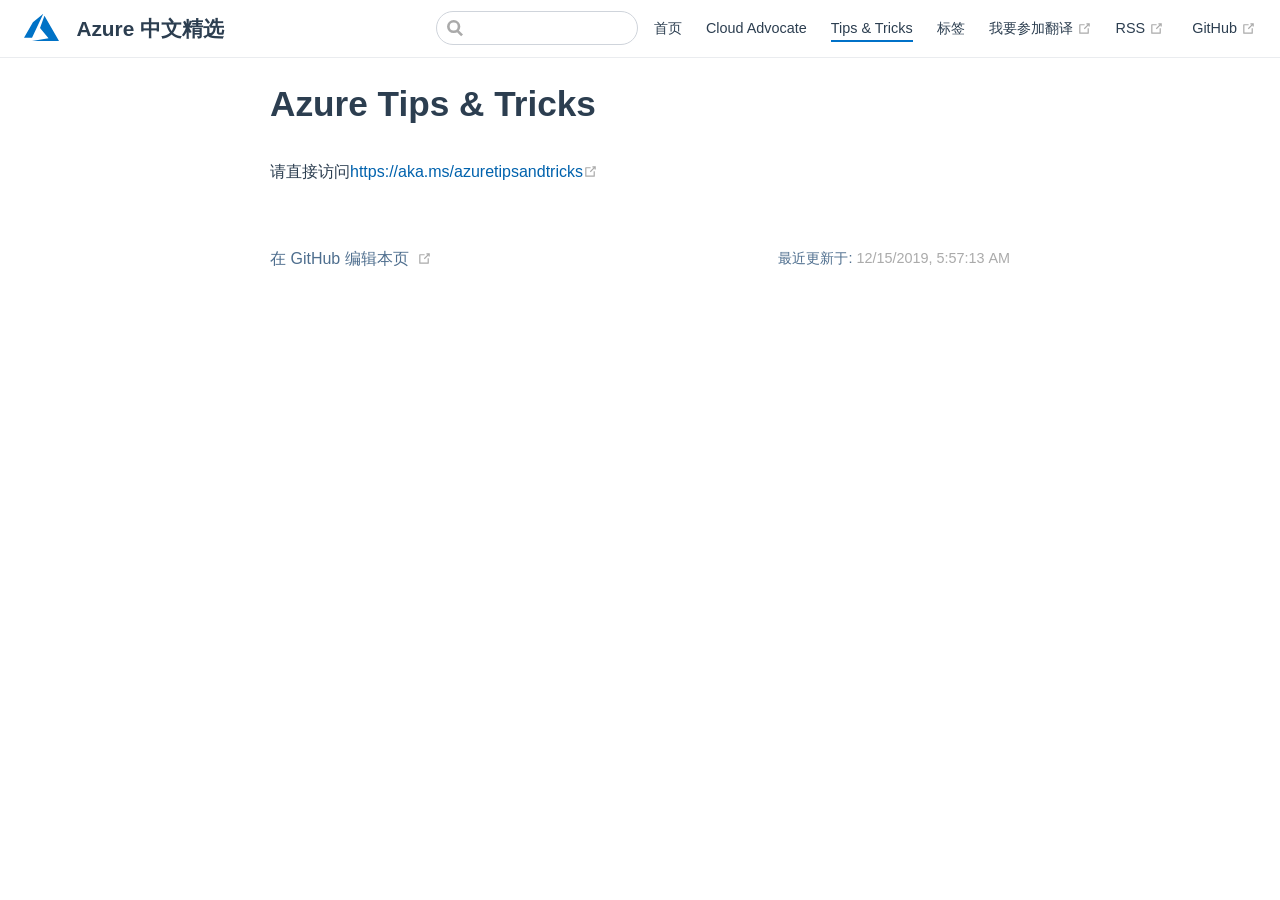
<file: content/tips-tricks/index.html>
<!DOCTYPE html>
<html lang="zh-CN">
  <head>
    <meta charset="utf-8">
    <meta name="viewport" content="width=device-width,initial-scale=1">
    <title>Azure Tips and Tricks | Azure 中文精选</title>
    <meta name="description" content="">
    <link rel="icon" href="/favicon.ico">
  <meta name="apple-mobile-web-app-capable" content="yes">
  <meta name="apple-mobile-web-app-status-bar-style" content="black">
    
    <link rel="preload" href="/assets/css/0.styles.44111ffa.css" as="style"><link rel="preload" href="/assets/js/app.e8d2a7f2.js" as="script"><link rel="preload" href="/assets/js/2.5f974afc.js" as="script"><link rel="preload" href="/assets/js/19.0648d848.js" as="script"><link rel="preload" href="/assets/js/4.17fe7f49.js" as="script"><link rel="preload" href="/assets/js/5.90cdf109.js" as="script"><link rel="prefetch" href="/assets/js/10.6bb0f76a.js"><link rel="prefetch" href="/assets/js/11.2777b637.js"><link rel="prefetch" href="/assets/js/12.4a067d6a.js"><link rel="prefetch" href="/assets/js/13.174cb259.js"><link rel="prefetch" href="/assets/js/14.2bcf7b7f.js"><link rel="prefetch" href="/assets/js/15.855f1b8c.js"><link rel="prefetch" href="/assets/js/16.e90a3cff.js"><link rel="prefetch" href="/assets/js/17.efa5af3b.js"><link rel="prefetch" href="/assets/js/18.f89ce319.js"><link rel="prefetch" href="/assets/js/20.593efa88.js"><link rel="prefetch" href="/assets/js/21.9937d326.js"><link rel="prefetch" href="/assets/js/22.ac939110.js"><link rel="prefetch" href="/assets/js/3.605daa86.js"><link rel="prefetch" href="/assets/js/6.d9897289.js"><link rel="prefetch" href="/assets/js/7.31f97fee.js"><link rel="prefetch" href="/assets/js/8.09438130.js"><link rel="prefetch" href="/assets/js/9.d7c02753.js">
    <link rel="stylesheet" href="/assets/css/0.styles.44111ffa.css">
  </head>
  <body>
    <div id="app" data-server-rendered="true"><div class="theme-container no-sidebar"><header class="navbar"><div class="sidebar-button"><svg xmlns="http://www.w3.org/2000/svg" aria-hidden="true" role="img" viewBox="0 0 448 512" class="icon"><path fill="currentColor" d="M436 124H12c-6.627 0-12-5.373-12-12V80c0-6.627 5.373-12 12-12h424c6.627 0 12 5.373 12 12v32c0 6.627-5.373 12-12 12zm0 160H12c-6.627 0-12-5.373-12-12v-32c0-6.627 5.373-12 12-12h424c6.627 0 12 5.373 12 12v32c0 6.627-5.373 12-12 12zm0 160H12c-6.627 0-12-5.373-12-12v-32c0-6.627 5.373-12 12-12h424c6.627 0 12 5.373 12 12v32c0 6.627-5.373 12-12 12z"></path></svg></div> <a href="/" class="home-link router-link-active"><img src="/img/logo_azure.svg" alt="Azure 中文精选" class="logo"> <span class="site-name can-hide">Azure 中文精选</span></a> <div class="links"><div class="search-box"><input aria-label="Search" autocomplete="off" spellcheck="false" value=""> <!----></div> <nav class="nav-links can-hide"><div class="nav-item"><a href="/" class="nav-link">首页</a></div><div class="nav-item"><a href="/content/cloud-advocate/" class="nav-link">Cloud Advocate</a></div><div class="nav-item"><a href="/content/tips-tricks/" class="nav-link router-link-exact-active router-link-active">Tips &amp; Tricks</a></div><div class="nav-item"><a href="/tags.html" class="nav-link">标签</a></div><div class="nav-item"><a href="https://wj.qq.com/s2/5227985/7213/" target="_blank" rel="noopener noreferrer" class="nav-link external">
  我要参加翻译
  <svg xmlns="http://www.w3.org/2000/svg" aria-hidden="true" x="0px" y="0px" viewBox="0 0 100 100" width="15" height="15" class="icon outbound"><path fill="currentColor" d="M18.8,85.1h56l0,0c2.2,0,4-1.8,4-4v-32h-8v28h-48v-48h28v-8h-32l0,0c-2.2,0-4,1.8-4,4v56C14.8,83.3,16.6,85.1,18.8,85.1z"></path> <polygon fill="currentColor" points="45.7,48.7 51.3,54.3 77.2,28.5 77.2,37.2 85.2,37.2 85.2,14.9 62.8,14.9 62.8,22.9 71.5,22.9"></polygon></svg></a></div><div class="nav-item"><a href="https://azureselected.com/rss.xml" target="_blank" rel="noopener noreferrer" class="nav-link external">
  RSS
  <svg xmlns="http://www.w3.org/2000/svg" aria-hidden="true" x="0px" y="0px" viewBox="0 0 100 100" width="15" height="15" class="icon outbound"><path fill="currentColor" d="M18.8,85.1h56l0,0c2.2,0,4-1.8,4-4v-32h-8v28h-48v-48h28v-8h-32l0,0c-2.2,0-4,1.8-4,4v56C14.8,83.3,16.6,85.1,18.8,85.1z"></path> <polygon fill="currentColor" points="45.7,48.7 51.3,54.3 77.2,28.5 77.2,37.2 85.2,37.2 85.2,14.9 62.8,14.9 62.8,22.9 71.5,22.9"></polygon></svg></a></div> <a href="https://github.com/azureselected/azureselected" target="_blank" rel="noopener noreferrer" class="repo-link">
    GitHub
    <svg xmlns="http://www.w3.org/2000/svg" aria-hidden="true" x="0px" y="0px" viewBox="0 0 100 100" width="15" height="15" class="icon outbound"><path fill="currentColor" d="M18.8,85.1h56l0,0c2.2,0,4-1.8,4-4v-32h-8v28h-48v-48h28v-8h-32l0,0c-2.2,0-4,1.8-4,4v56C14.8,83.3,16.6,85.1,18.8,85.1z"></path> <polygon fill="currentColor" points="45.7,48.7 51.3,54.3 77.2,28.5 77.2,37.2 85.2,37.2 85.2,14.9 62.8,14.9 62.8,22.9 71.5,22.9"></polygon></svg></a></nav></div></header> <div class="sidebar-mask"></div> <aside class="sidebar"><nav class="nav-links"><div class="nav-item"><a href="/" class="nav-link">首页</a></div><div class="nav-item"><a href="/content/cloud-advocate/" class="nav-link">Cloud Advocate</a></div><div class="nav-item"><a href="/content/tips-tricks/" class="nav-link router-link-exact-active router-link-active">Tips &amp; Tricks</a></div><div class="nav-item"><a href="/tags.html" class="nav-link">标签</a></div><div class="nav-item"><a href="https://wj.qq.com/s2/5227985/7213/" target="_blank" rel="noopener noreferrer" class="nav-link external">
  我要参加翻译
  <svg xmlns="http://www.w3.org/2000/svg" aria-hidden="true" x="0px" y="0px" viewBox="0 0 100 100" width="15" height="15" class="icon outbound"><path fill="currentColor" d="M18.8,85.1h56l0,0c2.2,0,4-1.8,4-4v-32h-8v28h-48v-48h28v-8h-32l0,0c-2.2,0-4,1.8-4,4v56C14.8,83.3,16.6,85.1,18.8,85.1z"></path> <polygon fill="currentColor" points="45.7,48.7 51.3,54.3 77.2,28.5 77.2,37.2 85.2,37.2 85.2,14.9 62.8,14.9 62.8,22.9 71.5,22.9"></polygon></svg></a></div><div class="nav-item"><a href="https://azureselected.com/rss.xml" target="_blank" rel="noopener noreferrer" class="nav-link external">
  RSS
  <svg xmlns="http://www.w3.org/2000/svg" aria-hidden="true" x="0px" y="0px" viewBox="0 0 100 100" width="15" height="15" class="icon outbound"><path fill="currentColor" d="M18.8,85.1h56l0,0c2.2,0,4-1.8,4-4v-32h-8v28h-48v-48h28v-8h-32l0,0c-2.2,0-4,1.8-4,4v56C14.8,83.3,16.6,85.1,18.8,85.1z"></path> <polygon fill="currentColor" points="45.7,48.7 51.3,54.3 77.2,28.5 77.2,37.2 85.2,37.2 85.2,14.9 62.8,14.9 62.8,22.9 71.5,22.9"></polygon></svg></a></div> <a href="https://github.com/azureselected/azureselected" target="_blank" rel="noopener noreferrer" class="repo-link">
    GitHub
    <svg xmlns="http://www.w3.org/2000/svg" aria-hidden="true" x="0px" y="0px" viewBox="0 0 100 100" width="15" height="15" class="icon outbound"><path fill="currentColor" d="M18.8,85.1h56l0,0c2.2,0,4-1.8,4-4v-32h-8v28h-48v-48h28v-8h-32l0,0c-2.2,0-4,1.8-4,4v56C14.8,83.3,16.6,85.1,18.8,85.1z"></path> <polygon fill="currentColor" points="45.7,48.7 51.3,54.3 77.2,28.5 77.2,37.2 85.2,37.2 85.2,14.9 62.8,14.9 62.8,22.9 71.5,22.9"></polygon></svg></a></nav>  <!----> </aside> <main class="page"> <div class="theme-default-content content__default"><h1 id="azure-tips-tricks"><a href="#azure-tips-tricks" class="header-anchor">#</a> Azure Tips &amp; Tricks</h1> <p>请直接访问<a href="https://aka.ms/azuretipsandtricks" target="_blank" rel="noopener noreferrer">https://aka.ms/azuretipsandtricks<svg xmlns="http://www.w3.org/2000/svg" aria-hidden="true" x="0px" y="0px" viewBox="0 0 100 100" width="15" height="15" class="icon outbound"><path fill="currentColor" d="M18.8,85.1h56l0,0c2.2,0,4-1.8,4-4v-32h-8v28h-48v-48h28v-8h-32l0,0c-2.2,0-4,1.8-4,4v56C14.8,83.3,16.6,85.1,18.8,85.1z"></path> <polygon fill="currentColor" points="45.7,48.7 51.3,54.3 77.2,28.5 77.2,37.2 85.2,37.2 85.2,14.9 62.8,14.9 62.8,22.9 71.5,22.9"></polygon></svg></a></p> <div></div></div> <footer class="page-edit"><div class="edit-link"><a href="https://github.com/azureselected/azureselected/edit/master/content/tips-tricks/README.md" target="_blank" rel="noopener noreferrer">在 GitHub 编辑本页</a> <svg xmlns="http://www.w3.org/2000/svg" aria-hidden="true" x="0px" y="0px" viewBox="0 0 100 100" width="15" height="15" class="icon outbound"><path fill="currentColor" d="M18.8,85.1h56l0,0c2.2,0,4-1.8,4-4v-32h-8v28h-48v-48h28v-8h-32l0,0c-2.2,0-4,1.8-4,4v56C14.8,83.3,16.6,85.1,18.8,85.1z"></path> <polygon fill="currentColor" points="45.7,48.7 51.3,54.3 77.2,28.5 77.2,37.2 85.2,37.2 85.2,14.9 62.8,14.9 62.8,22.9 71.5,22.9"></polygon></svg></div> <div class="last-updated"><span class="prefix">最近更新于:</span> <span class="time">12/15/2019, 5:57:13 AM</span></div></footer> <!----> </main></div><div class="global-ui"><!----><!----></div></div>
    <script src="/assets/js/app.e8d2a7f2.js" defer></script><script src="/assets/js/2.5f974afc.js" defer></script><script src="/assets/js/19.0648d848.js" defer></script><script src="/assets/js/4.17fe7f49.js" defer></script><script src="/assets/js/5.90cdf109.js" defer></script>
  </body>
</html>
</file>
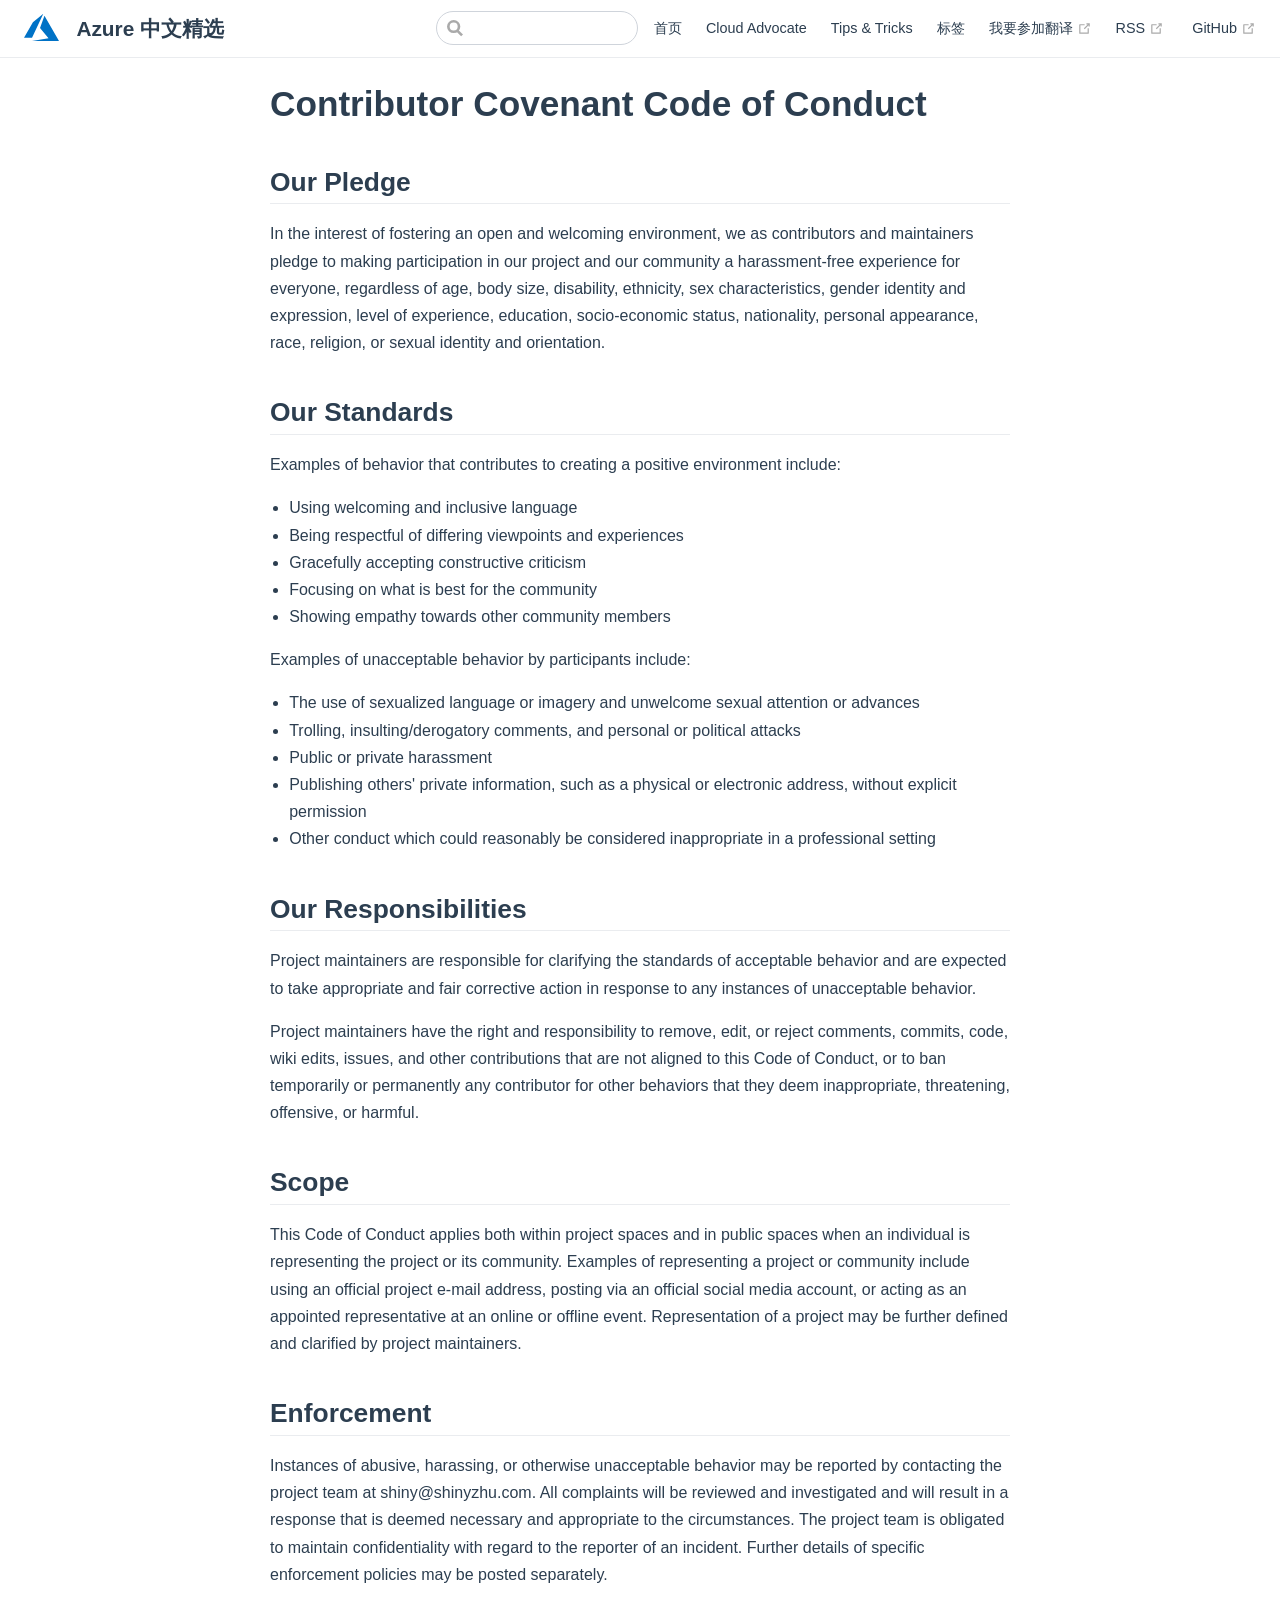
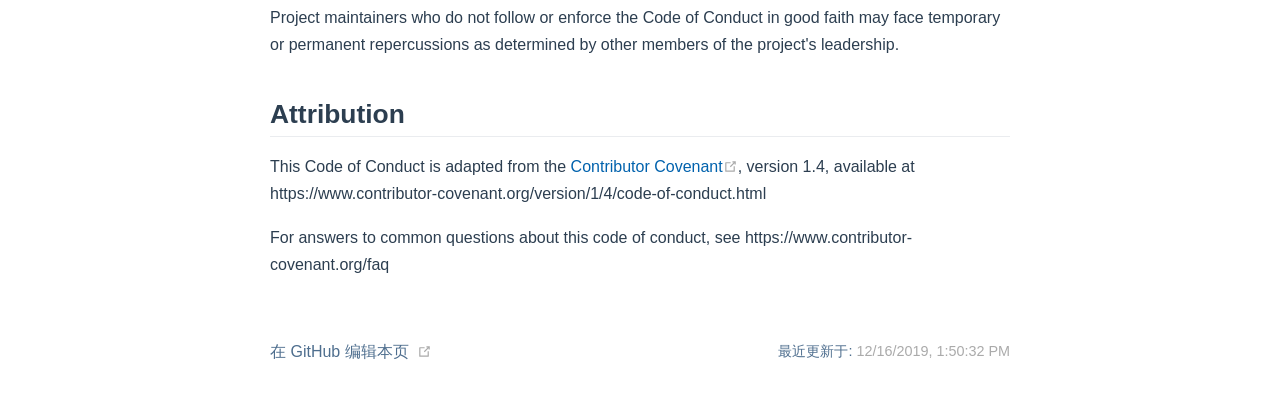
<file: CODE_OF_CONDUCT.html>
<!DOCTYPE html>
<html lang="zh-CN">
  <head>
    <meta charset="utf-8">
    <meta name="viewport" content="width=device-width,initial-scale=1">
    <title>Contributor Covenant Code of Conduct | Azure 中文精选</title>
    <meta name="description" content="">
    <link rel="icon" href="/favicon.ico">
  <meta name="apple-mobile-web-app-capable" content="yes">
  <meta name="apple-mobile-web-app-status-bar-style" content="black">
    
    <link rel="preload" href="/assets/css/0.styles.44111ffa.css" as="style"><link rel="preload" href="/assets/js/app.e8d2a7f2.js" as="script"><link rel="preload" href="/assets/js/2.5f974afc.js" as="script"><link rel="preload" href="/assets/js/9.d7c02753.js" as="script"><link rel="preload" href="/assets/js/5.90cdf109.js" as="script"><link rel="prefetch" href="/assets/js/10.6bb0f76a.js"><link rel="prefetch" href="/assets/js/11.2777b637.js"><link rel="prefetch" href="/assets/js/12.4a067d6a.js"><link rel="prefetch" href="/assets/js/13.174cb259.js"><link rel="prefetch" href="/assets/js/14.2bcf7b7f.js"><link rel="prefetch" href="/assets/js/15.855f1b8c.js"><link rel="prefetch" href="/assets/js/16.e90a3cff.js"><link rel="prefetch" href="/assets/js/17.efa5af3b.js"><link rel="prefetch" href="/assets/js/18.f89ce319.js"><link rel="prefetch" href="/assets/js/19.0648d848.js"><link rel="prefetch" href="/assets/js/20.593efa88.js"><link rel="prefetch" href="/assets/js/21.9937d326.js"><link rel="prefetch" href="/assets/js/22.ac939110.js"><link rel="prefetch" href="/assets/js/3.605daa86.js"><link rel="prefetch" href="/assets/js/4.17fe7f49.js"><link rel="prefetch" href="/assets/js/6.d9897289.js"><link rel="prefetch" href="/assets/js/7.31f97fee.js"><link rel="prefetch" href="/assets/js/8.09438130.js">
    <link rel="stylesheet" href="/assets/css/0.styles.44111ffa.css">
  </head>
  <body>
    <div id="app" data-server-rendered="true"><div class="theme-container no-sidebar"><header class="navbar"><div class="sidebar-button"><svg xmlns="http://www.w3.org/2000/svg" aria-hidden="true" role="img" viewBox="0 0 448 512" class="icon"><path fill="currentColor" d="M436 124H12c-6.627 0-12-5.373-12-12V80c0-6.627 5.373-12 12-12h424c6.627 0 12 5.373 12 12v32c0 6.627-5.373 12-12 12zm0 160H12c-6.627 0-12-5.373-12-12v-32c0-6.627 5.373-12 12-12h424c6.627 0 12 5.373 12 12v32c0 6.627-5.373 12-12 12zm0 160H12c-6.627 0-12-5.373-12-12v-32c0-6.627 5.373-12 12-12h424c6.627 0 12 5.373 12 12v32c0 6.627-5.373 12-12 12z"></path></svg></div> <a href="/" class="home-link router-link-active"><img src="/img/logo_azure.svg" alt="Azure 中文精选" class="logo"> <span class="site-name can-hide">Azure 中文精选</span></a> <div class="links"><div class="search-box"><input aria-label="Search" autocomplete="off" spellcheck="false" value=""> <!----></div> <nav class="nav-links can-hide"><div class="nav-item"><a href="/" class="nav-link">首页</a></div><div class="nav-item"><a href="/content/cloud-advocate/" class="nav-link">Cloud Advocate</a></div><div class="nav-item"><a href="/content/tips-tricks/" class="nav-link">Tips &amp; Tricks</a></div><div class="nav-item"><a href="/tags.html" class="nav-link">标签</a></div><div class="nav-item"><a href="https://wj.qq.com/s2/5227985/7213/" target="_blank" rel="noopener noreferrer" class="nav-link external">
  我要参加翻译
  <svg xmlns="http://www.w3.org/2000/svg" aria-hidden="true" x="0px" y="0px" viewBox="0 0 100 100" width="15" height="15" class="icon outbound"><path fill="currentColor" d="M18.8,85.1h56l0,0c2.2,0,4-1.8,4-4v-32h-8v28h-48v-48h28v-8h-32l0,0c-2.2,0-4,1.8-4,4v56C14.8,83.3,16.6,85.1,18.8,85.1z"></path> <polygon fill="currentColor" points="45.7,48.7 51.3,54.3 77.2,28.5 77.2,37.2 85.2,37.2 85.2,14.9 62.8,14.9 62.8,22.9 71.5,22.9"></polygon></svg></a></div><div class="nav-item"><a href="https://azureselected.com/rss.xml" target="_blank" rel="noopener noreferrer" class="nav-link external">
  RSS
  <svg xmlns="http://www.w3.org/2000/svg" aria-hidden="true" x="0px" y="0px" viewBox="0 0 100 100" width="15" height="15" class="icon outbound"><path fill="currentColor" d="M18.8,85.1h56l0,0c2.2,0,4-1.8,4-4v-32h-8v28h-48v-48h28v-8h-32l0,0c-2.2,0-4,1.8-4,4v56C14.8,83.3,16.6,85.1,18.8,85.1z"></path> <polygon fill="currentColor" points="45.7,48.7 51.3,54.3 77.2,28.5 77.2,37.2 85.2,37.2 85.2,14.9 62.8,14.9 62.8,22.9 71.5,22.9"></polygon></svg></a></div> <a href="https://github.com/azureselected/azureselected" target="_blank" rel="noopener noreferrer" class="repo-link">
    GitHub
    <svg xmlns="http://www.w3.org/2000/svg" aria-hidden="true" x="0px" y="0px" viewBox="0 0 100 100" width="15" height="15" class="icon outbound"><path fill="currentColor" d="M18.8,85.1h56l0,0c2.2,0,4-1.8,4-4v-32h-8v28h-48v-48h28v-8h-32l0,0c-2.2,0-4,1.8-4,4v56C14.8,83.3,16.6,85.1,18.8,85.1z"></path> <polygon fill="currentColor" points="45.7,48.7 51.3,54.3 77.2,28.5 77.2,37.2 85.2,37.2 85.2,14.9 62.8,14.9 62.8,22.9 71.5,22.9"></polygon></svg></a></nav></div></header> <div class="sidebar-mask"></div> <aside class="sidebar"><nav class="nav-links"><div class="nav-item"><a href="/" class="nav-link">首页</a></div><div class="nav-item"><a href="/content/cloud-advocate/" class="nav-link">Cloud Advocate</a></div><div class="nav-item"><a href="/content/tips-tricks/" class="nav-link">Tips &amp; Tricks</a></div><div class="nav-item"><a href="/tags.html" class="nav-link">标签</a></div><div class="nav-item"><a href="https://wj.qq.com/s2/5227985/7213/" target="_blank" rel="noopener noreferrer" class="nav-link external">
  我要参加翻译
  <svg xmlns="http://www.w3.org/2000/svg" aria-hidden="true" x="0px" y="0px" viewBox="0 0 100 100" width="15" height="15" class="icon outbound"><path fill="currentColor" d="M18.8,85.1h56l0,0c2.2,0,4-1.8,4-4v-32h-8v28h-48v-48h28v-8h-32l0,0c-2.2,0-4,1.8-4,4v56C14.8,83.3,16.6,85.1,18.8,85.1z"></path> <polygon fill="currentColor" points="45.7,48.7 51.3,54.3 77.2,28.5 77.2,37.2 85.2,37.2 85.2,14.9 62.8,14.9 62.8,22.9 71.5,22.9"></polygon></svg></a></div><div class="nav-item"><a href="https://azureselected.com/rss.xml" target="_blank" rel="noopener noreferrer" class="nav-link external">
  RSS
  <svg xmlns="http://www.w3.org/2000/svg" aria-hidden="true" x="0px" y="0px" viewBox="0 0 100 100" width="15" height="15" class="icon outbound"><path fill="currentColor" d="M18.8,85.1h56l0,0c2.2,0,4-1.8,4-4v-32h-8v28h-48v-48h28v-8h-32l0,0c-2.2,0-4,1.8-4,4v56C14.8,83.3,16.6,85.1,18.8,85.1z"></path> <polygon fill="currentColor" points="45.7,48.7 51.3,54.3 77.2,28.5 77.2,37.2 85.2,37.2 85.2,14.9 62.8,14.9 62.8,22.9 71.5,22.9"></polygon></svg></a></div> <a href="https://github.com/azureselected/azureselected" target="_blank" rel="noopener noreferrer" class="repo-link">
    GitHub
    <svg xmlns="http://www.w3.org/2000/svg" aria-hidden="true" x="0px" y="0px" viewBox="0 0 100 100" width="15" height="15" class="icon outbound"><path fill="currentColor" d="M18.8,85.1h56l0,0c2.2,0,4-1.8,4-4v-32h-8v28h-48v-48h28v-8h-32l0,0c-2.2,0-4,1.8-4,4v56C14.8,83.3,16.6,85.1,18.8,85.1z"></path> <polygon fill="currentColor" points="45.7,48.7 51.3,54.3 77.2,28.5 77.2,37.2 85.2,37.2 85.2,14.9 62.8,14.9 62.8,22.9 71.5,22.9"></polygon></svg></a></nav>  <!----> </aside> <main class="page"> <div class="theme-default-content content__default"><h1 id="contributor-covenant-code-of-conduct"><a href="#contributor-covenant-code-of-conduct" class="header-anchor">#</a> Contributor Covenant Code of Conduct</h1> <h2 id="our-pledge"><a href="#our-pledge" class="header-anchor">#</a> Our Pledge</h2> <p>In the interest of fostering an open and welcoming environment, we as
contributors and maintainers pledge to making participation in our project and
our community a harassment-free experience for everyone, regardless of age, body
size, disability, ethnicity, sex characteristics, gender identity and expression,
level of experience, education, socio-economic status, nationality, personal
appearance, race, religion, or sexual identity and orientation.</p> <h2 id="our-standards"><a href="#our-standards" class="header-anchor">#</a> Our Standards</h2> <p>Examples of behavior that contributes to creating a positive environment
include:</p> <ul><li>Using welcoming and inclusive language</li> <li>Being respectful of differing viewpoints and experiences</li> <li>Gracefully accepting constructive criticism</li> <li>Focusing on what is best for the community</li> <li>Showing empathy towards other community members</li></ul> <p>Examples of unacceptable behavior by participants include:</p> <ul><li>The use of sexualized language or imagery and unwelcome sexual attention or
advances</li> <li>Trolling, insulting/derogatory comments, and personal or political attacks</li> <li>Public or private harassment</li> <li>Publishing others' private information, such as a physical or electronic
address, without explicit permission</li> <li>Other conduct which could reasonably be considered inappropriate in a
professional setting</li></ul> <h2 id="our-responsibilities"><a href="#our-responsibilities" class="header-anchor">#</a> Our Responsibilities</h2> <p>Project maintainers are responsible for clarifying the standards of acceptable
behavior and are expected to take appropriate and fair corrective action in
response to any instances of unacceptable behavior.</p> <p>Project maintainers have the right and responsibility to remove, edit, or
reject comments, commits, code, wiki edits, issues, and other contributions
that are not aligned to this Code of Conduct, or to ban temporarily or
permanently any contributor for other behaviors that they deem inappropriate,
threatening, offensive, or harmful.</p> <h2 id="scope"><a href="#scope" class="header-anchor">#</a> Scope</h2> <p>This Code of Conduct applies both within project spaces and in public spaces
when an individual is representing the project or its community. Examples of
representing a project or community include using an official project e-mail
address, posting via an official social media account, or acting as an appointed
representative at an online or offline event. Representation of a project may be
further defined and clarified by project maintainers.</p> <h2 id="enforcement"><a href="#enforcement" class="header-anchor">#</a> Enforcement</h2> <p>Instances of abusive, harassing, or otherwise unacceptable behavior may be
reported by contacting the project team at shiny@shinyzhu.com. All
complaints will be reviewed and investigated and will result in a response that
is deemed necessary and appropriate to the circumstances. The project team is
obligated to maintain confidentiality with regard to the reporter of an incident.
Further details of specific enforcement policies may be posted separately.</p> <p>Project maintainers who do not follow or enforce the Code of Conduct in good
faith may face temporary or permanent repercussions as determined by other
members of the project's leadership.</p> <h2 id="attribution"><a href="#attribution" class="header-anchor">#</a> Attribution</h2> <p>This Code of Conduct is adapted from the <a href="https://www.contributor-covenant.org" target="_blank" rel="noopener noreferrer">Contributor Covenant<svg xmlns="http://www.w3.org/2000/svg" aria-hidden="true" x="0px" y="0px" viewBox="0 0 100 100" width="15" height="15" class="icon outbound"><path fill="currentColor" d="M18.8,85.1h56l0,0c2.2,0,4-1.8,4-4v-32h-8v28h-48v-48h28v-8h-32l0,0c-2.2,0-4,1.8-4,4v56C14.8,83.3,16.6,85.1,18.8,85.1z"></path> <polygon fill="currentColor" points="45.7,48.7 51.3,54.3 77.2,28.5 77.2,37.2 85.2,37.2 85.2,14.9 62.8,14.9 62.8,22.9 71.5,22.9"></polygon></svg></a>, version 1.4,
available at https://www.contributor-covenant.org/version/1/4/code-of-conduct.html</p> <p>For answers to common questions about this code of conduct, see
https://www.contributor-covenant.org/faq</p></div> <footer class="page-edit"><div class="edit-link"><a href="https://github.com/azureselected/azureselected/edit/master/CODE_OF_CONDUCT.md" target="_blank" rel="noopener noreferrer">在 GitHub 编辑本页</a> <svg xmlns="http://www.w3.org/2000/svg" aria-hidden="true" x="0px" y="0px" viewBox="0 0 100 100" width="15" height="15" class="icon outbound"><path fill="currentColor" d="M18.8,85.1h56l0,0c2.2,0,4-1.8,4-4v-32h-8v28h-48v-48h28v-8h-32l0,0c-2.2,0-4,1.8-4,4v56C14.8,83.3,16.6,85.1,18.8,85.1z"></path> <polygon fill="currentColor" points="45.7,48.7 51.3,54.3 77.2,28.5 77.2,37.2 85.2,37.2 85.2,14.9 62.8,14.9 62.8,22.9 71.5,22.9"></polygon></svg></div> <div class="last-updated"><span class="prefix">最近更新于:</span> <span class="time">12/16/2019, 1:50:32 PM</span></div></footer> <!----> </main></div><div class="global-ui"><!----><!----></div></div>
    <script src="/assets/js/app.e8d2a7f2.js" defer></script><script src="/assets/js/2.5f974afc.js" defer></script><script src="/assets/js/9.d7c02753.js" defer></script><script src="/assets/js/5.90cdf109.js" defer></script>
  </body>
</html>
</file>
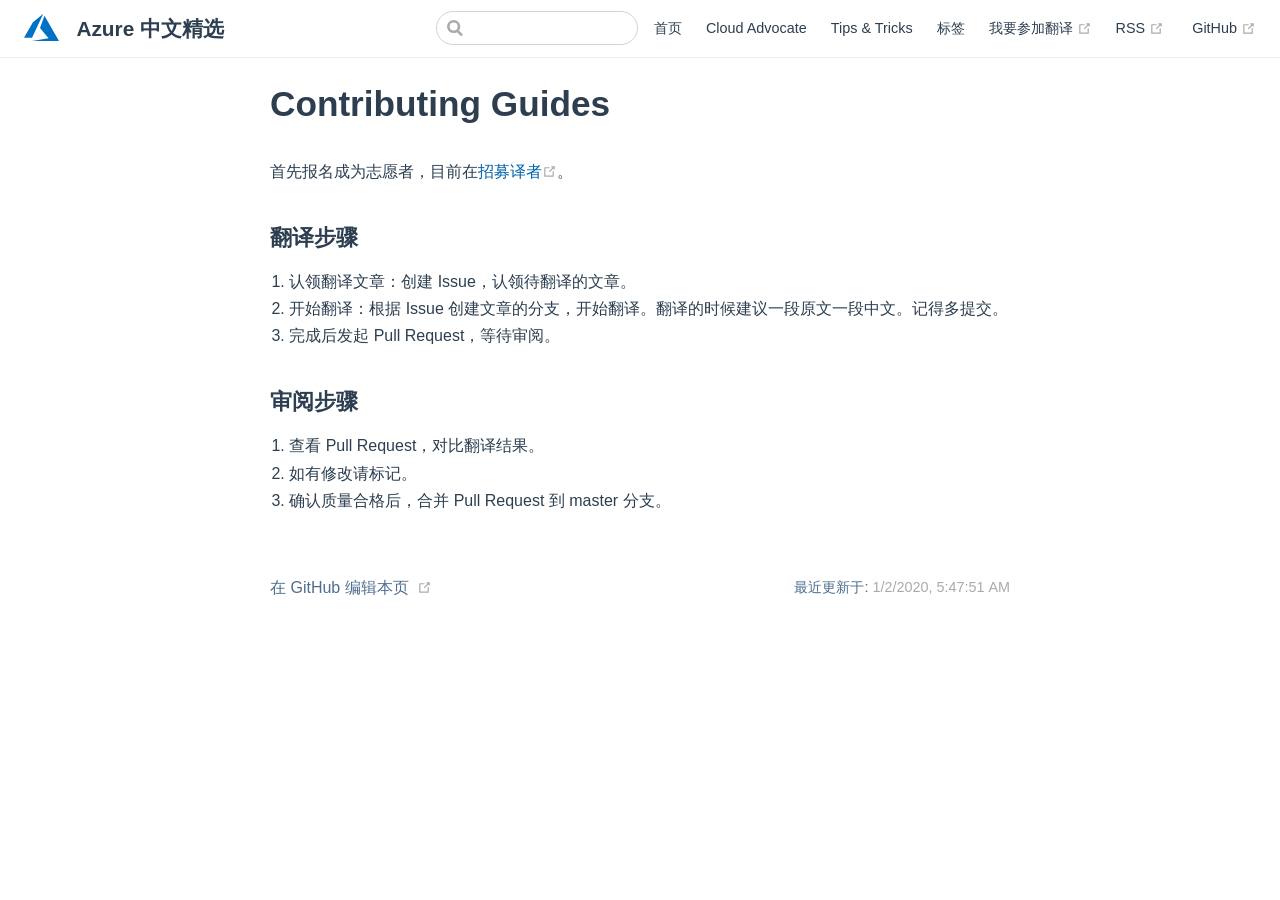
<file: CONTRIBUTING.html>
<!DOCTYPE html>
<html lang="zh-CN">
  <head>
    <meta charset="utf-8">
    <meta name="viewport" content="width=device-width,initial-scale=1">
    <title>Contributing Guides | Azure 中文精选</title>
    <meta name="description" content="">
    <link rel="icon" href="/favicon.ico">
  <meta name="apple-mobile-web-app-capable" content="yes">
  <meta name="apple-mobile-web-app-status-bar-style" content="black">
    
    <link rel="preload" href="/assets/css/0.styles.44111ffa.css" as="style"><link rel="preload" href="/assets/js/app.e8d2a7f2.js" as="script"><link rel="preload" href="/assets/js/2.5f974afc.js" as="script"><link rel="preload" href="/assets/js/10.6bb0f76a.js" as="script"><link rel="preload" href="/assets/js/5.90cdf109.js" as="script"><link rel="prefetch" href="/assets/js/11.2777b637.js"><link rel="prefetch" href="/assets/js/12.4a067d6a.js"><link rel="prefetch" href="/assets/js/13.174cb259.js"><link rel="prefetch" href="/assets/js/14.2bcf7b7f.js"><link rel="prefetch" href="/assets/js/15.855f1b8c.js"><link rel="prefetch" href="/assets/js/16.e90a3cff.js"><link rel="prefetch" href="/assets/js/17.efa5af3b.js"><link rel="prefetch" href="/assets/js/18.f89ce319.js"><link rel="prefetch" href="/assets/js/19.0648d848.js"><link rel="prefetch" href="/assets/js/20.593efa88.js"><link rel="prefetch" href="/assets/js/21.9937d326.js"><link rel="prefetch" href="/assets/js/22.ac939110.js"><link rel="prefetch" href="/assets/js/3.605daa86.js"><link rel="prefetch" href="/assets/js/4.17fe7f49.js"><link rel="prefetch" href="/assets/js/6.d9897289.js"><link rel="prefetch" href="/assets/js/7.31f97fee.js"><link rel="prefetch" href="/assets/js/8.09438130.js"><link rel="prefetch" href="/assets/js/9.d7c02753.js">
    <link rel="stylesheet" href="/assets/css/0.styles.44111ffa.css">
  </head>
  <body>
    <div id="app" data-server-rendered="true"><div class="theme-container no-sidebar"><header class="navbar"><div class="sidebar-button"><svg xmlns="http://www.w3.org/2000/svg" aria-hidden="true" role="img" viewBox="0 0 448 512" class="icon"><path fill="currentColor" d="M436 124H12c-6.627 0-12-5.373-12-12V80c0-6.627 5.373-12 12-12h424c6.627 0 12 5.373 12 12v32c0 6.627-5.373 12-12 12zm0 160H12c-6.627 0-12-5.373-12-12v-32c0-6.627 5.373-12 12-12h424c6.627 0 12 5.373 12 12v32c0 6.627-5.373 12-12 12zm0 160H12c-6.627 0-12-5.373-12-12v-32c0-6.627 5.373-12 12-12h424c6.627 0 12 5.373 12 12v32c0 6.627-5.373 12-12 12z"></path></svg></div> <a href="/" class="home-link router-link-active"><img src="/img/logo_azure.svg" alt="Azure 中文精选" class="logo"> <span class="site-name can-hide">Azure 中文精选</span></a> <div class="links"><div class="search-box"><input aria-label="Search" autocomplete="off" spellcheck="false" value=""> <!----></div> <nav class="nav-links can-hide"><div class="nav-item"><a href="/" class="nav-link">首页</a></div><div class="nav-item"><a href="/content/cloud-advocate/" class="nav-link">Cloud Advocate</a></div><div class="nav-item"><a href="/content/tips-tricks/" class="nav-link">Tips &amp; Tricks</a></div><div class="nav-item"><a href="/tags.html" class="nav-link">标签</a></div><div class="nav-item"><a href="https://wj.qq.com/s2/5227985/7213/" target="_blank" rel="noopener noreferrer" class="nav-link external">
  我要参加翻译
  <svg xmlns="http://www.w3.org/2000/svg" aria-hidden="true" x="0px" y="0px" viewBox="0 0 100 100" width="15" height="15" class="icon outbound"><path fill="currentColor" d="M18.8,85.1h56l0,0c2.2,0,4-1.8,4-4v-32h-8v28h-48v-48h28v-8h-32l0,0c-2.2,0-4,1.8-4,4v56C14.8,83.3,16.6,85.1,18.8,85.1z"></path> <polygon fill="currentColor" points="45.7,48.7 51.3,54.3 77.2,28.5 77.2,37.2 85.2,37.2 85.2,14.9 62.8,14.9 62.8,22.9 71.5,22.9"></polygon></svg></a></div><div class="nav-item"><a href="https://azureselected.com/rss.xml" target="_blank" rel="noopener noreferrer" class="nav-link external">
  RSS
  <svg xmlns="http://www.w3.org/2000/svg" aria-hidden="true" x="0px" y="0px" viewBox="0 0 100 100" width="15" height="15" class="icon outbound"><path fill="currentColor" d="M18.8,85.1h56l0,0c2.2,0,4-1.8,4-4v-32h-8v28h-48v-48h28v-8h-32l0,0c-2.2,0-4,1.8-4,4v56C14.8,83.3,16.6,85.1,18.8,85.1z"></path> <polygon fill="currentColor" points="45.7,48.7 51.3,54.3 77.2,28.5 77.2,37.2 85.2,37.2 85.2,14.9 62.8,14.9 62.8,22.9 71.5,22.9"></polygon></svg></a></div> <a href="https://github.com/azureselected/azureselected" target="_blank" rel="noopener noreferrer" class="repo-link">
    GitHub
    <svg xmlns="http://www.w3.org/2000/svg" aria-hidden="true" x="0px" y="0px" viewBox="0 0 100 100" width="15" height="15" class="icon outbound"><path fill="currentColor" d="M18.8,85.1h56l0,0c2.2,0,4-1.8,4-4v-32h-8v28h-48v-48h28v-8h-32l0,0c-2.2,0-4,1.8-4,4v56C14.8,83.3,16.6,85.1,18.8,85.1z"></path> <polygon fill="currentColor" points="45.7,48.7 51.3,54.3 77.2,28.5 77.2,37.2 85.2,37.2 85.2,14.9 62.8,14.9 62.8,22.9 71.5,22.9"></polygon></svg></a></nav></div></header> <div class="sidebar-mask"></div> <aside class="sidebar"><nav class="nav-links"><div class="nav-item"><a href="/" class="nav-link">首页</a></div><div class="nav-item"><a href="/content/cloud-advocate/" class="nav-link">Cloud Advocate</a></div><div class="nav-item"><a href="/content/tips-tricks/" class="nav-link">Tips &amp; Tricks</a></div><div class="nav-item"><a href="/tags.html" class="nav-link">标签</a></div><div class="nav-item"><a href="https://wj.qq.com/s2/5227985/7213/" target="_blank" rel="noopener noreferrer" class="nav-link external">
  我要参加翻译
  <svg xmlns="http://www.w3.org/2000/svg" aria-hidden="true" x="0px" y="0px" viewBox="0 0 100 100" width="15" height="15" class="icon outbound"><path fill="currentColor" d="M18.8,85.1h56l0,0c2.2,0,4-1.8,4-4v-32h-8v28h-48v-48h28v-8h-32l0,0c-2.2,0-4,1.8-4,4v56C14.8,83.3,16.6,85.1,18.8,85.1z"></path> <polygon fill="currentColor" points="45.7,48.7 51.3,54.3 77.2,28.5 77.2,37.2 85.2,37.2 85.2,14.9 62.8,14.9 62.8,22.9 71.5,22.9"></polygon></svg></a></div><div class="nav-item"><a href="https://azureselected.com/rss.xml" target="_blank" rel="noopener noreferrer" class="nav-link external">
  RSS
  <svg xmlns="http://www.w3.org/2000/svg" aria-hidden="true" x="0px" y="0px" viewBox="0 0 100 100" width="15" height="15" class="icon outbound"><path fill="currentColor" d="M18.8,85.1h56l0,0c2.2,0,4-1.8,4-4v-32h-8v28h-48v-48h28v-8h-32l0,0c-2.2,0-4,1.8-4,4v56C14.8,83.3,16.6,85.1,18.8,85.1z"></path> <polygon fill="currentColor" points="45.7,48.7 51.3,54.3 77.2,28.5 77.2,37.2 85.2,37.2 85.2,14.9 62.8,14.9 62.8,22.9 71.5,22.9"></polygon></svg></a></div> <a href="https://github.com/azureselected/azureselected" target="_blank" rel="noopener noreferrer" class="repo-link">
    GitHub
    <svg xmlns="http://www.w3.org/2000/svg" aria-hidden="true" x="0px" y="0px" viewBox="0 0 100 100" width="15" height="15" class="icon outbound"><path fill="currentColor" d="M18.8,85.1h56l0,0c2.2,0,4-1.8,4-4v-32h-8v28h-48v-48h28v-8h-32l0,0c-2.2,0-4,1.8-4,4v56C14.8,83.3,16.6,85.1,18.8,85.1z"></path> <polygon fill="currentColor" points="45.7,48.7 51.3,54.3 77.2,28.5 77.2,37.2 85.2,37.2 85.2,14.9 62.8,14.9 62.8,22.9 71.5,22.9"></polygon></svg></a></nav>  <!----> </aside> <main class="page"> <div class="theme-default-content content__default"><h1 id="contributing-guides"><a href="#contributing-guides" class="header-anchor">#</a> Contributing Guides</h1> <p>首先报名成为志愿者，目前在<a href="https://forms.microsoft.com/Pages/ResponsePage.aspx?id=v4j5cvGGr0GRqy180BHbRxFo4UL6NOJLq2Kj3ObwvLdUNU04RVo1WU9RMVpTN081RlY2RE00NlJPNC4u" target="_blank" rel="noopener noreferrer">招募译者<svg xmlns="http://www.w3.org/2000/svg" aria-hidden="true" x="0px" y="0px" viewBox="0 0 100 100" width="15" height="15" class="icon outbound"><path fill="currentColor" d="M18.8,85.1h56l0,0c2.2,0,4-1.8,4-4v-32h-8v28h-48v-48h28v-8h-32l0,0c-2.2,0-4,1.8-4,4v56C14.8,83.3,16.6,85.1,18.8,85.1z"></path> <polygon fill="currentColor" points="45.7,48.7 51.3,54.3 77.2,28.5 77.2,37.2 85.2,37.2 85.2,14.9 62.8,14.9 62.8,22.9 71.5,22.9"></polygon></svg></a>。</p> <h3 id="翻译步骤"><a href="#翻译步骤" class="header-anchor">#</a> 翻译步骤</h3> <ol><li>认领翻译文章：创建 Issue，认领待翻译的文章。</li> <li>开始翻译：根据 Issue 创建文章的分支，开始翻译。翻译的时候建议一段原文一段中文。记得多提交。</li> <li>完成后发起 Pull Request，等待审阅。</li></ol> <h3 id="审阅步骤"><a href="#审阅步骤" class="header-anchor">#</a> 审阅步骤</h3> <ol><li>查看 Pull Request，对比翻译结果。</li> <li>如有修改请标记。</li> <li>确认质量合格后，合并 Pull Request 到 master 分支。</li></ol></div> <footer class="page-edit"><div class="edit-link"><a href="https://github.com/azureselected/azureselected/edit/master/CONTRIBUTING.md" target="_blank" rel="noopener noreferrer">在 GitHub 编辑本页</a> <svg xmlns="http://www.w3.org/2000/svg" aria-hidden="true" x="0px" y="0px" viewBox="0 0 100 100" width="15" height="15" class="icon outbound"><path fill="currentColor" d="M18.8,85.1h56l0,0c2.2,0,4-1.8,4-4v-32h-8v28h-48v-48h28v-8h-32l0,0c-2.2,0-4,1.8-4,4v56C14.8,83.3,16.6,85.1,18.8,85.1z"></path> <polygon fill="currentColor" points="45.7,48.7 51.3,54.3 77.2,28.5 77.2,37.2 85.2,37.2 85.2,14.9 62.8,14.9 62.8,22.9 71.5,22.9"></polygon></svg></div> <div class="last-updated"><span class="prefix">最近更新于:</span> <span class="time">1/2/2020, 5:47:51 AM</span></div></footer> <!----> </main></div><div class="global-ui"><!----><!----></div></div>
    <script src="/assets/js/app.e8d2a7f2.js" defer></script><script src="/assets/js/2.5f974afc.js" defer></script><script src="/assets/js/10.6bb0f76a.js" defer></script><script src="/assets/js/5.90cdf109.js" defer></script>
  </body>
</html>
</file>
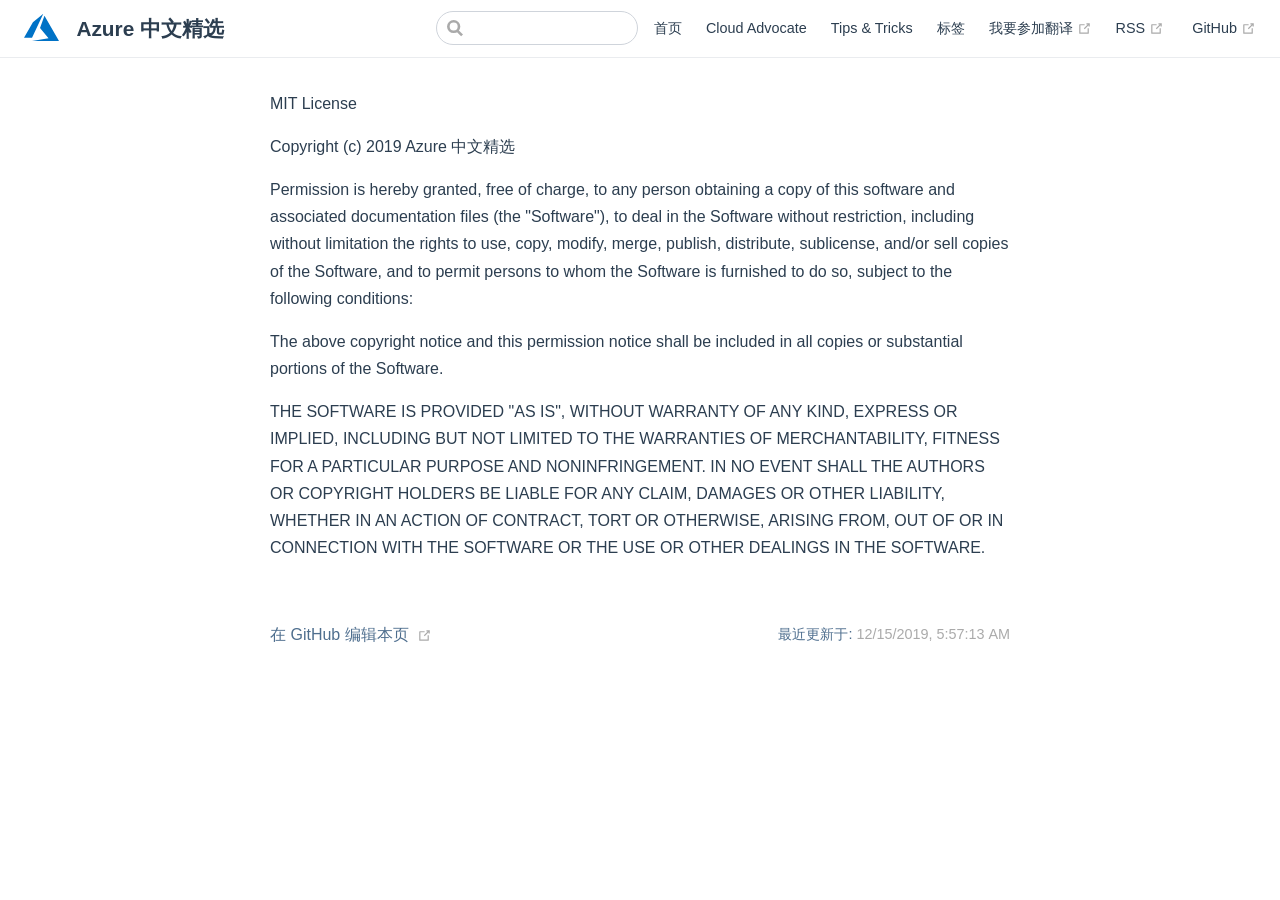
<file: LICENSE.html>
<!DOCTYPE html>
<html lang="zh-CN">
  <head>
    <meta charset="utf-8">
    <meta name="viewport" content="width=device-width,initial-scale=1">
    <title>Azure 中文精选</title>
    <meta name="description" content="">
    <link rel="icon" href="/favicon.ico">
  <meta name="apple-mobile-web-app-capable" content="yes">
  <meta name="apple-mobile-web-app-status-bar-style" content="black">
    
    <link rel="preload" href="/assets/css/0.styles.44111ffa.css" as="style"><link rel="preload" href="/assets/js/app.e8d2a7f2.js" as="script"><link rel="preload" href="/assets/js/2.5f974afc.js" as="script"><link rel="preload" href="/assets/js/11.2777b637.js" as="script"><link rel="preload" href="/assets/js/5.90cdf109.js" as="script"><link rel="prefetch" href="/assets/js/10.6bb0f76a.js"><link rel="prefetch" href="/assets/js/12.4a067d6a.js"><link rel="prefetch" href="/assets/js/13.174cb259.js"><link rel="prefetch" href="/assets/js/14.2bcf7b7f.js"><link rel="prefetch" href="/assets/js/15.855f1b8c.js"><link rel="prefetch" href="/assets/js/16.e90a3cff.js"><link rel="prefetch" href="/assets/js/17.efa5af3b.js"><link rel="prefetch" href="/assets/js/18.f89ce319.js"><link rel="prefetch" href="/assets/js/19.0648d848.js"><link rel="prefetch" href="/assets/js/20.593efa88.js"><link rel="prefetch" href="/assets/js/21.9937d326.js"><link rel="prefetch" href="/assets/js/22.ac939110.js"><link rel="prefetch" href="/assets/js/3.605daa86.js"><link rel="prefetch" href="/assets/js/4.17fe7f49.js"><link rel="prefetch" href="/assets/js/6.d9897289.js"><link rel="prefetch" href="/assets/js/7.31f97fee.js"><link rel="prefetch" href="/assets/js/8.09438130.js"><link rel="prefetch" href="/assets/js/9.d7c02753.js">
    <link rel="stylesheet" href="/assets/css/0.styles.44111ffa.css">
  </head>
  <body>
    <div id="app" data-server-rendered="true"><div class="theme-container no-sidebar"><header class="navbar"><div class="sidebar-button"><svg xmlns="http://www.w3.org/2000/svg" aria-hidden="true" role="img" viewBox="0 0 448 512" class="icon"><path fill="currentColor" d="M436 124H12c-6.627 0-12-5.373-12-12V80c0-6.627 5.373-12 12-12h424c6.627 0 12 5.373 12 12v32c0 6.627-5.373 12-12 12zm0 160H12c-6.627 0-12-5.373-12-12v-32c0-6.627 5.373-12 12-12h424c6.627 0 12 5.373 12 12v32c0 6.627-5.373 12-12 12zm0 160H12c-6.627 0-12-5.373-12-12v-32c0-6.627 5.373-12 12-12h424c6.627 0 12 5.373 12 12v32c0 6.627-5.373 12-12 12z"></path></svg></div> <a href="/" class="home-link router-link-active"><img src="/img/logo_azure.svg" alt="Azure 中文精选" class="logo"> <span class="site-name can-hide">Azure 中文精选</span></a> <div class="links"><div class="search-box"><input aria-label="Search" autocomplete="off" spellcheck="false" value=""> <!----></div> <nav class="nav-links can-hide"><div class="nav-item"><a href="/" class="nav-link">首页</a></div><div class="nav-item"><a href="/content/cloud-advocate/" class="nav-link">Cloud Advocate</a></div><div class="nav-item"><a href="/content/tips-tricks/" class="nav-link">Tips &amp; Tricks</a></div><div class="nav-item"><a href="/tags.html" class="nav-link">标签</a></div><div class="nav-item"><a href="https://wj.qq.com/s2/5227985/7213/" target="_blank" rel="noopener noreferrer" class="nav-link external">
  我要参加翻译
  <svg xmlns="http://www.w3.org/2000/svg" aria-hidden="true" x="0px" y="0px" viewBox="0 0 100 100" width="15" height="15" class="icon outbound"><path fill="currentColor" d="M18.8,85.1h56l0,0c2.2,0,4-1.8,4-4v-32h-8v28h-48v-48h28v-8h-32l0,0c-2.2,0-4,1.8-4,4v56C14.8,83.3,16.6,85.1,18.8,85.1z"></path> <polygon fill="currentColor" points="45.7,48.7 51.3,54.3 77.2,28.5 77.2,37.2 85.2,37.2 85.2,14.9 62.8,14.9 62.8,22.9 71.5,22.9"></polygon></svg></a></div><div class="nav-item"><a href="https://azureselected.com/rss.xml" target="_blank" rel="noopener noreferrer" class="nav-link external">
  RSS
  <svg xmlns="http://www.w3.org/2000/svg" aria-hidden="true" x="0px" y="0px" viewBox="0 0 100 100" width="15" height="15" class="icon outbound"><path fill="currentColor" d="M18.8,85.1h56l0,0c2.2,0,4-1.8,4-4v-32h-8v28h-48v-48h28v-8h-32l0,0c-2.2,0-4,1.8-4,4v56C14.8,83.3,16.6,85.1,18.8,85.1z"></path> <polygon fill="currentColor" points="45.7,48.7 51.3,54.3 77.2,28.5 77.2,37.2 85.2,37.2 85.2,14.9 62.8,14.9 62.8,22.9 71.5,22.9"></polygon></svg></a></div> <a href="https://github.com/azureselected/azureselected" target="_blank" rel="noopener noreferrer" class="repo-link">
    GitHub
    <svg xmlns="http://www.w3.org/2000/svg" aria-hidden="true" x="0px" y="0px" viewBox="0 0 100 100" width="15" height="15" class="icon outbound"><path fill="currentColor" d="M18.8,85.1h56l0,0c2.2,0,4-1.8,4-4v-32h-8v28h-48v-48h28v-8h-32l0,0c-2.2,0-4,1.8-4,4v56C14.8,83.3,16.6,85.1,18.8,85.1z"></path> <polygon fill="currentColor" points="45.7,48.7 51.3,54.3 77.2,28.5 77.2,37.2 85.2,37.2 85.2,14.9 62.8,14.9 62.8,22.9 71.5,22.9"></polygon></svg></a></nav></div></header> <div class="sidebar-mask"></div> <aside class="sidebar"><nav class="nav-links"><div class="nav-item"><a href="/" class="nav-link">首页</a></div><div class="nav-item"><a href="/content/cloud-advocate/" class="nav-link">Cloud Advocate</a></div><div class="nav-item"><a href="/content/tips-tricks/" class="nav-link">Tips &amp; Tricks</a></div><div class="nav-item"><a href="/tags.html" class="nav-link">标签</a></div><div class="nav-item"><a href="https://wj.qq.com/s2/5227985/7213/" target="_blank" rel="noopener noreferrer" class="nav-link external">
  我要参加翻译
  <svg xmlns="http://www.w3.org/2000/svg" aria-hidden="true" x="0px" y="0px" viewBox="0 0 100 100" width="15" height="15" class="icon outbound"><path fill="currentColor" d="M18.8,85.1h56l0,0c2.2,0,4-1.8,4-4v-32h-8v28h-48v-48h28v-8h-32l0,0c-2.2,0-4,1.8-4,4v56C14.8,83.3,16.6,85.1,18.8,85.1z"></path> <polygon fill="currentColor" points="45.7,48.7 51.3,54.3 77.2,28.5 77.2,37.2 85.2,37.2 85.2,14.9 62.8,14.9 62.8,22.9 71.5,22.9"></polygon></svg></a></div><div class="nav-item"><a href="https://azureselected.com/rss.xml" target="_blank" rel="noopener noreferrer" class="nav-link external">
  RSS
  <svg xmlns="http://www.w3.org/2000/svg" aria-hidden="true" x="0px" y="0px" viewBox="0 0 100 100" width="15" height="15" class="icon outbound"><path fill="currentColor" d="M18.8,85.1h56l0,0c2.2,0,4-1.8,4-4v-32h-8v28h-48v-48h28v-8h-32l0,0c-2.2,0-4,1.8-4,4v56C14.8,83.3,16.6,85.1,18.8,85.1z"></path> <polygon fill="currentColor" points="45.7,48.7 51.3,54.3 77.2,28.5 77.2,37.2 85.2,37.2 85.2,14.9 62.8,14.9 62.8,22.9 71.5,22.9"></polygon></svg></a></div> <a href="https://github.com/azureselected/azureselected" target="_blank" rel="noopener noreferrer" class="repo-link">
    GitHub
    <svg xmlns="http://www.w3.org/2000/svg" aria-hidden="true" x="0px" y="0px" viewBox="0 0 100 100" width="15" height="15" class="icon outbound"><path fill="currentColor" d="M18.8,85.1h56l0,0c2.2,0,4-1.8,4-4v-32h-8v28h-48v-48h28v-8h-32l0,0c-2.2,0-4,1.8-4,4v56C14.8,83.3,16.6,85.1,18.8,85.1z"></path> <polygon fill="currentColor" points="45.7,48.7 51.3,54.3 77.2,28.5 77.2,37.2 85.2,37.2 85.2,14.9 62.8,14.9 62.8,22.9 71.5,22.9"></polygon></svg></a></nav>  <!----> </aside> <main class="page"> <div class="theme-default-content content__default"><p>MIT License</p> <p>Copyright (c) 2019 Azure 中文精选</p> <p>Permission is hereby granted, free of charge, to any person obtaining a copy
of this software and associated documentation files (the &quot;Software&quot;), to deal
in the Software without restriction, including without limitation the rights
to use, copy, modify, merge, publish, distribute, sublicense, and/or sell
copies of the Software, and to permit persons to whom the Software is
furnished to do so, subject to the following conditions:</p> <p>The above copyright notice and this permission notice shall be included in all
copies or substantial portions of the Software.</p> <p>THE SOFTWARE IS PROVIDED &quot;AS IS&quot;, WITHOUT WARRANTY OF ANY KIND, EXPRESS OR
IMPLIED, INCLUDING BUT NOT LIMITED TO THE WARRANTIES OF MERCHANTABILITY,
FITNESS FOR A PARTICULAR PURPOSE AND NONINFRINGEMENT. IN NO EVENT SHALL THE
AUTHORS OR COPYRIGHT HOLDERS BE LIABLE FOR ANY CLAIM, DAMAGES OR OTHER
LIABILITY, WHETHER IN AN ACTION OF CONTRACT, TORT OR OTHERWISE, ARISING FROM,
OUT OF OR IN CONNECTION WITH THE SOFTWARE OR THE USE OR OTHER DEALINGS IN THE
SOFTWARE.</p></div> <footer class="page-edit"><div class="edit-link"><a href="https://github.com/azureselected/azureselected/edit/master/LICENSE.md" target="_blank" rel="noopener noreferrer">在 GitHub 编辑本页</a> <svg xmlns="http://www.w3.org/2000/svg" aria-hidden="true" x="0px" y="0px" viewBox="0 0 100 100" width="15" height="15" class="icon outbound"><path fill="currentColor" d="M18.8,85.1h56l0,0c2.2,0,4-1.8,4-4v-32h-8v28h-48v-48h28v-8h-32l0,0c-2.2,0-4,1.8-4,4v56C14.8,83.3,16.6,85.1,18.8,85.1z"></path> <polygon fill="currentColor" points="45.7,48.7 51.3,54.3 77.2,28.5 77.2,37.2 85.2,37.2 85.2,14.9 62.8,14.9 62.8,22.9 71.5,22.9"></polygon></svg></div> <div class="last-updated"><span class="prefix">最近更新于:</span> <span class="time">12/15/2019, 5:57:13 AM</span></div></footer> <!----> </main></div><div class="global-ui"><!----><!----></div></div>
    <script src="/assets/js/app.e8d2a7f2.js" defer></script><script src="/assets/js/2.5f974afc.js" defer></script><script src="/assets/js/11.2777b637.js" defer></script><script src="/assets/js/5.90cdf109.js" defer></script>
  </body>
</html>
</file>
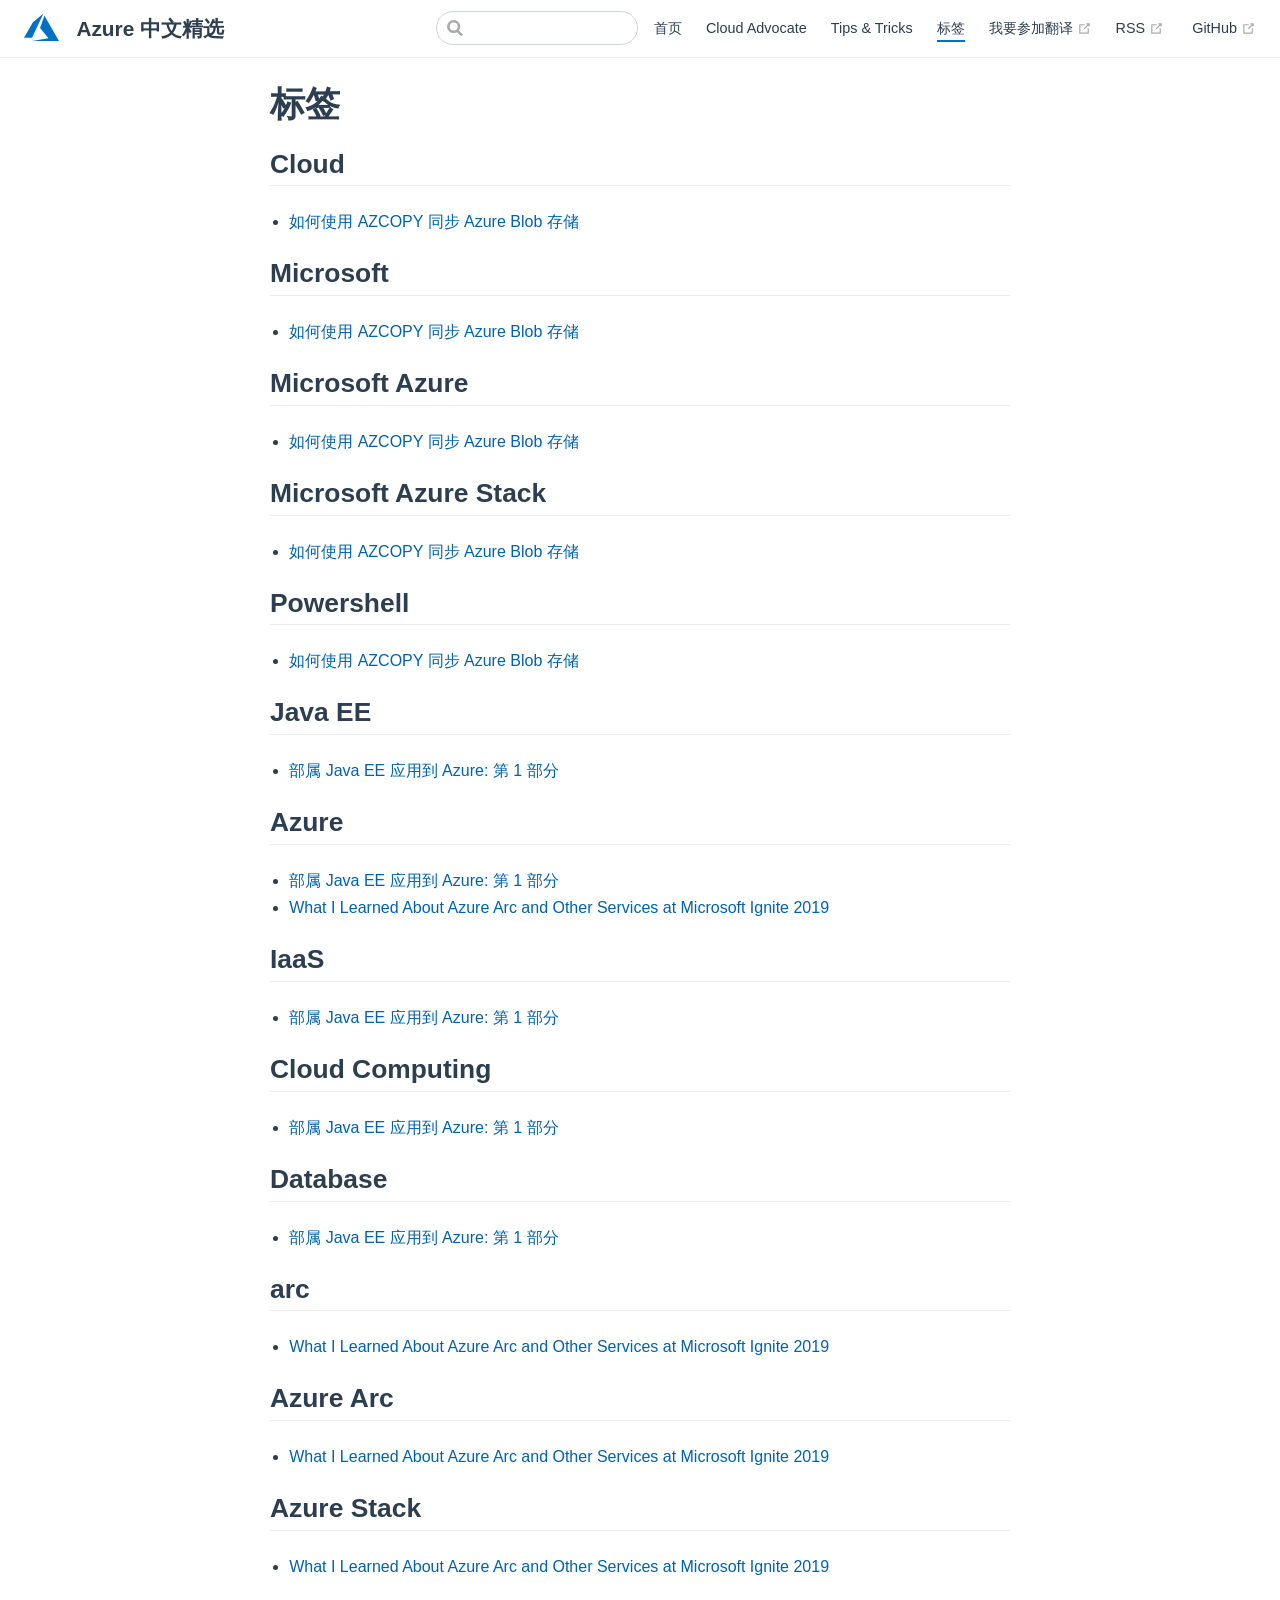
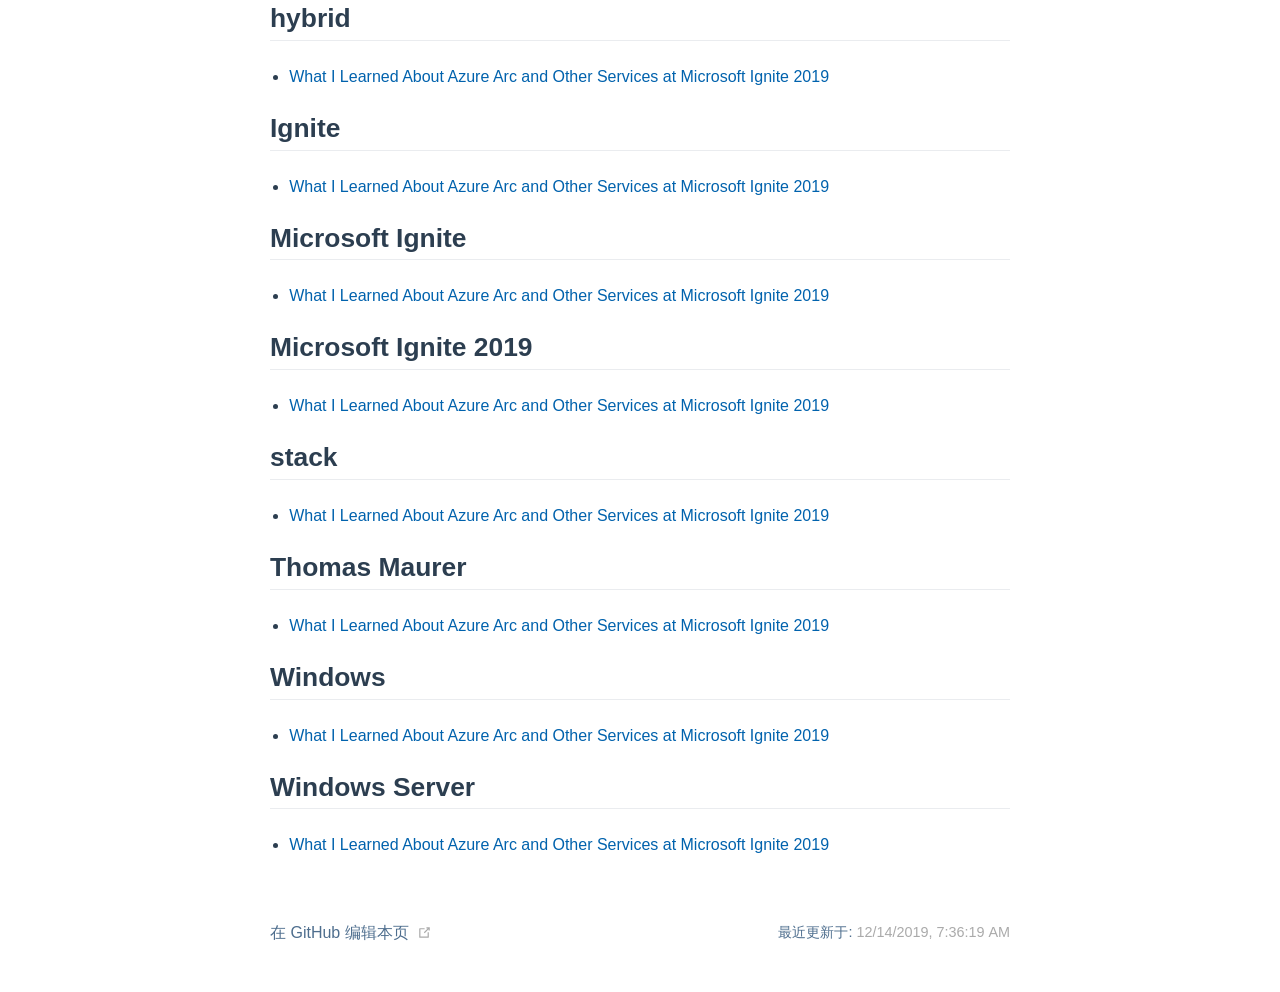
<file: tags.html>
<!DOCTYPE html>
<html lang="zh-CN">
  <head>
    <meta charset="utf-8">
    <meta name="viewport" content="width=device-width,initial-scale=1">
    <title>标签 | Azure 中文精选</title>
    <meta name="description" content="">
    <link rel="icon" href="/favicon.ico">
  <meta name="apple-mobile-web-app-capable" content="yes">
  <meta name="apple-mobile-web-app-status-bar-style" content="black">
    
    <link rel="preload" href="/assets/css/0.styles.44111ffa.css" as="style"><link rel="preload" href="/assets/js/app.e8d2a7f2.js" as="script"><link rel="preload" href="/assets/js/2.5f974afc.js" as="script"><link rel="preload" href="/assets/js/21.9937d326.js" as="script"><link rel="preload" href="/assets/js/3.605daa86.js" as="script"><link rel="preload" href="/assets/js/5.90cdf109.js" as="script"><link rel="prefetch" href="/assets/js/10.6bb0f76a.js"><link rel="prefetch" href="/assets/js/11.2777b637.js"><link rel="prefetch" href="/assets/js/12.4a067d6a.js"><link rel="prefetch" href="/assets/js/13.174cb259.js"><link rel="prefetch" href="/assets/js/14.2bcf7b7f.js"><link rel="prefetch" href="/assets/js/15.855f1b8c.js"><link rel="prefetch" href="/assets/js/16.e90a3cff.js"><link rel="prefetch" href="/assets/js/17.efa5af3b.js"><link rel="prefetch" href="/assets/js/18.f89ce319.js"><link rel="prefetch" href="/assets/js/19.0648d848.js"><link rel="prefetch" href="/assets/js/20.593efa88.js"><link rel="prefetch" href="/assets/js/22.ac939110.js"><link rel="prefetch" href="/assets/js/4.17fe7f49.js"><link rel="prefetch" href="/assets/js/6.d9897289.js"><link rel="prefetch" href="/assets/js/7.31f97fee.js"><link rel="prefetch" href="/assets/js/8.09438130.js"><link rel="prefetch" href="/assets/js/9.d7c02753.js">
    <link rel="stylesheet" href="/assets/css/0.styles.44111ffa.css">
  </head>
  <body>
    <div id="app" data-server-rendered="true"><div class="theme-container no-sidebar"><header class="navbar"><div class="sidebar-button"><svg xmlns="http://www.w3.org/2000/svg" aria-hidden="true" role="img" viewBox="0 0 448 512" class="icon"><path fill="currentColor" d="M436 124H12c-6.627 0-12-5.373-12-12V80c0-6.627 5.373-12 12-12h424c6.627 0 12 5.373 12 12v32c0 6.627-5.373 12-12 12zm0 160H12c-6.627 0-12-5.373-12-12v-32c0-6.627 5.373-12 12-12h424c6.627 0 12 5.373 12 12v32c0 6.627-5.373 12-12 12zm0 160H12c-6.627 0-12-5.373-12-12v-32c0-6.627 5.373-12 12-12h424c6.627 0 12 5.373 12 12v32c0 6.627-5.373 12-12 12z"></path></svg></div> <a href="/" class="home-link router-link-active"><img src="/img/logo_azure.svg" alt="Azure 中文精选" class="logo"> <span class="site-name can-hide">Azure 中文精选</span></a> <div class="links"><div class="search-box"><input aria-label="Search" autocomplete="off" spellcheck="false" value=""> <!----></div> <nav class="nav-links can-hide"><div class="nav-item"><a href="/" class="nav-link">首页</a></div><div class="nav-item"><a href="/content/cloud-advocate/" class="nav-link">Cloud Advocate</a></div><div class="nav-item"><a href="/content/tips-tricks/" class="nav-link">Tips &amp; Tricks</a></div><div class="nav-item"><a href="/tags.html" class="nav-link router-link-exact-active router-link-active">标签</a></div><div class="nav-item"><a href="https://wj.qq.com/s2/5227985/7213/" target="_blank" rel="noopener noreferrer" class="nav-link external">
  我要参加翻译
  <svg xmlns="http://www.w3.org/2000/svg" aria-hidden="true" x="0px" y="0px" viewBox="0 0 100 100" width="15" height="15" class="icon outbound"><path fill="currentColor" d="M18.8,85.1h56l0,0c2.2,0,4-1.8,4-4v-32h-8v28h-48v-48h28v-8h-32l0,0c-2.2,0-4,1.8-4,4v56C14.8,83.3,16.6,85.1,18.8,85.1z"></path> <polygon fill="currentColor" points="45.7,48.7 51.3,54.3 77.2,28.5 77.2,37.2 85.2,37.2 85.2,14.9 62.8,14.9 62.8,22.9 71.5,22.9"></polygon></svg></a></div><div class="nav-item"><a href="https://azureselected.com/rss.xml" target="_blank" rel="noopener noreferrer" class="nav-link external">
  RSS
  <svg xmlns="http://www.w3.org/2000/svg" aria-hidden="true" x="0px" y="0px" viewBox="0 0 100 100" width="15" height="15" class="icon outbound"><path fill="currentColor" d="M18.8,85.1h56l0,0c2.2,0,4-1.8,4-4v-32h-8v28h-48v-48h28v-8h-32l0,0c-2.2,0-4,1.8-4,4v56C14.8,83.3,16.6,85.1,18.8,85.1z"></path> <polygon fill="currentColor" points="45.7,48.7 51.3,54.3 77.2,28.5 77.2,37.2 85.2,37.2 85.2,14.9 62.8,14.9 62.8,22.9 71.5,22.9"></polygon></svg></a></div> <a href="https://github.com/azureselected/azureselected" target="_blank" rel="noopener noreferrer" class="repo-link">
    GitHub
    <svg xmlns="http://www.w3.org/2000/svg" aria-hidden="true" x="0px" y="0px" viewBox="0 0 100 100" width="15" height="15" class="icon outbound"><path fill="currentColor" d="M18.8,85.1h56l0,0c2.2,0,4-1.8,4-4v-32h-8v28h-48v-48h28v-8h-32l0,0c-2.2,0-4,1.8-4,4v56C14.8,83.3,16.6,85.1,18.8,85.1z"></path> <polygon fill="currentColor" points="45.7,48.7 51.3,54.3 77.2,28.5 77.2,37.2 85.2,37.2 85.2,14.9 62.8,14.9 62.8,22.9 71.5,22.9"></polygon></svg></a></nav></div></header> <div class="sidebar-mask"></div> <aside class="sidebar"><nav class="nav-links"><div class="nav-item"><a href="/" class="nav-link">首页</a></div><div class="nav-item"><a href="/content/cloud-advocate/" class="nav-link">Cloud Advocate</a></div><div class="nav-item"><a href="/content/tips-tricks/" class="nav-link">Tips &amp; Tricks</a></div><div class="nav-item"><a href="/tags.html" class="nav-link router-link-exact-active router-link-active">标签</a></div><div class="nav-item"><a href="https://wj.qq.com/s2/5227985/7213/" target="_blank" rel="noopener noreferrer" class="nav-link external">
  我要参加翻译
  <svg xmlns="http://www.w3.org/2000/svg" aria-hidden="true" x="0px" y="0px" viewBox="0 0 100 100" width="15" height="15" class="icon outbound"><path fill="currentColor" d="M18.8,85.1h56l0,0c2.2,0,4-1.8,4-4v-32h-8v28h-48v-48h28v-8h-32l0,0c-2.2,0-4,1.8-4,4v56C14.8,83.3,16.6,85.1,18.8,85.1z"></path> <polygon fill="currentColor" points="45.7,48.7 51.3,54.3 77.2,28.5 77.2,37.2 85.2,37.2 85.2,14.9 62.8,14.9 62.8,22.9 71.5,22.9"></polygon></svg></a></div><div class="nav-item"><a href="https://azureselected.com/rss.xml" target="_blank" rel="noopener noreferrer" class="nav-link external">
  RSS
  <svg xmlns="http://www.w3.org/2000/svg" aria-hidden="true" x="0px" y="0px" viewBox="0 0 100 100" width="15" height="15" class="icon outbound"><path fill="currentColor" d="M18.8,85.1h56l0,0c2.2,0,4-1.8,4-4v-32h-8v28h-48v-48h28v-8h-32l0,0c-2.2,0-4,1.8-4,4v56C14.8,83.3,16.6,85.1,18.8,85.1z"></path> <polygon fill="currentColor" points="45.7,48.7 51.3,54.3 77.2,28.5 77.2,37.2 85.2,37.2 85.2,14.9 62.8,14.9 62.8,22.9 71.5,22.9"></polygon></svg></a></div> <a href="https://github.com/azureselected/azureselected" target="_blank" rel="noopener noreferrer" class="repo-link">
    GitHub
    <svg xmlns="http://www.w3.org/2000/svg" aria-hidden="true" x="0px" y="0px" viewBox="0 0 100 100" width="15" height="15" class="icon outbound"><path fill="currentColor" d="M18.8,85.1h56l0,0c2.2,0,4-1.8,4-4v-32h-8v28h-48v-48h28v-8h-32l0,0c-2.2,0-4,1.8-4,4v56C14.8,83.3,16.6,85.1,18.8,85.1z"></path> <polygon fill="currentColor" points="45.7,48.7 51.3,54.3 77.2,28.5 77.2,37.2 85.2,37.2 85.2,14.9 62.8,14.9 62.8,22.9 71.5,22.9"></polygon></svg></a></nav>  <!----> </aside> <main class="page"> <div class="theme-default-content content__default"><h1 id="标签"><a href="#标签" class="header-anchor">#</a> 标签</h1> <div><span><h2 id="Cloud"><a href="/tags.html#Cloud" aria-hidden="true" class="header-anchor">#</a>
      Cloud
    </h2> <ul><li><a href="/content/cloud-advocate/how-to-sync-azure-blob-storage-with-azcopy.html">如何使用 AZCOPY 同步 Azure Blob 存储</a></li></ul></span><span><h2 id="Microsoft"><a href="/tags.html#Microsoft" aria-hidden="true" class="header-anchor">#</a>
      Microsoft
    </h2> <ul><li><a href="/content/cloud-advocate/how-to-sync-azure-blob-storage-with-azcopy.html">如何使用 AZCOPY 同步 Azure Blob 存储</a></li></ul></span><span><h2 id="Microsoft Azure"><a href="/tags.html#Microsoft Azure" aria-hidden="true" class="header-anchor">#</a>
      Microsoft Azure
    </h2> <ul><li><a href="/content/cloud-advocate/how-to-sync-azure-blob-storage-with-azcopy.html">如何使用 AZCOPY 同步 Azure Blob 存储</a></li></ul></span><span><h2 id="Microsoft Azure Stack"><a href="/tags.html#Microsoft Azure Stack" aria-hidden="true" class="header-anchor">#</a>
      Microsoft Azure Stack
    </h2> <ul><li><a href="/content/cloud-advocate/how-to-sync-azure-blob-storage-with-azcopy.html">如何使用 AZCOPY 同步 Azure Blob 存储</a></li></ul></span><span><h2 id="Powershell"><a href="/tags.html#Powershell" aria-hidden="true" class="header-anchor">#</a>
      Powershell
    </h2> <ul><li><a href="/content/cloud-advocate/how-to-sync-azure-blob-storage-with-azcopy.html">如何使用 AZCOPY 同步 Azure Blob 存储</a></li></ul></span><span><h2 id="Java EE"><a href="/tags.html#Java EE" aria-hidden="true" class="header-anchor">#</a>
      Java EE
    </h2> <ul><li><a href="/content/cloud-advocate/deploy-javaee-to-azure-1.html">部属 Java EE 应用到 Azure: 第 1 部分</a></li></ul></span><span><h2 id="Azure"><a href="/tags.html#Azure" aria-hidden="true" class="header-anchor">#</a>
      Azure
    </h2> <ul><li><a href="/content/cloud-advocate/deploy-javaee-to-azure-1.html">部属 Java EE 应用到 Azure: 第 1 部分</a></li><li><a href="/content/cloud-advocate/what-learned-ignite.html">What I Learned About Azure Arc and Other Services at Microsoft Ignite 2019</a></li></ul></span><span><h2 id="IaaS"><a href="/tags.html#IaaS" aria-hidden="true" class="header-anchor">#</a>
      IaaS
    </h2> <ul><li><a href="/content/cloud-advocate/deploy-javaee-to-azure-1.html">部属 Java EE 应用到 Azure: 第 1 部分</a></li></ul></span><span><h2 id="Cloud Computing"><a href="/tags.html#Cloud Computing" aria-hidden="true" class="header-anchor">#</a>
      Cloud Computing
    </h2> <ul><li><a href="/content/cloud-advocate/deploy-javaee-to-azure-1.html">部属 Java EE 应用到 Azure: 第 1 部分</a></li></ul></span><span><h2 id="Database"><a href="/tags.html#Database" aria-hidden="true" class="header-anchor">#</a>
      Database
    </h2> <ul><li><a href="/content/cloud-advocate/deploy-javaee-to-azure-1.html">部属 Java EE 应用到 Azure: 第 1 部分</a></li></ul></span><span><h2 id="arc"><a href="/tags.html#arc" aria-hidden="true" class="header-anchor">#</a>
      arc
    </h2> <ul><li><a href="/content/cloud-advocate/what-learned-ignite.html">What I Learned About Azure Arc and Other Services at Microsoft Ignite 2019</a></li></ul></span><span><h2 id="Azure Arc"><a href="/tags.html#Azure Arc" aria-hidden="true" class="header-anchor">#</a>
      Azure Arc
    </h2> <ul><li><a href="/content/cloud-advocate/what-learned-ignite.html">What I Learned About Azure Arc and Other Services at Microsoft Ignite 2019</a></li></ul></span><span><h2 id="Azure Stack"><a href="/tags.html#Azure Stack" aria-hidden="true" class="header-anchor">#</a>
      Azure Stack
    </h2> <ul><li><a href="/content/cloud-advocate/what-learned-ignite.html">What I Learned About Azure Arc and Other Services at Microsoft Ignite 2019</a></li></ul></span><span><h2 id="hybrid"><a href="/tags.html#hybrid" aria-hidden="true" class="header-anchor">#</a>
      hybrid
    </h2> <ul><li><a href="/content/cloud-advocate/what-learned-ignite.html">What I Learned About Azure Arc and Other Services at Microsoft Ignite 2019</a></li></ul></span><span><h2 id="Ignite"><a href="/tags.html#Ignite" aria-hidden="true" class="header-anchor">#</a>
      Ignite
    </h2> <ul><li><a href="/content/cloud-advocate/what-learned-ignite.html">What I Learned About Azure Arc and Other Services at Microsoft Ignite 2019</a></li></ul></span><span><h2 id="Microsoft Ignite"><a href="/tags.html#Microsoft Ignite" aria-hidden="true" class="header-anchor">#</a>
      Microsoft Ignite
    </h2> <ul><li><a href="/content/cloud-advocate/what-learned-ignite.html">What I Learned About Azure Arc and Other Services at Microsoft Ignite 2019</a></li></ul></span><span><h2 id="Microsoft Ignite 2019"><a href="/tags.html#Microsoft Ignite 2019" aria-hidden="true" class="header-anchor">#</a>
      Microsoft Ignite 2019
    </h2> <ul><li><a href="/content/cloud-advocate/what-learned-ignite.html">What I Learned About Azure Arc and Other Services at Microsoft Ignite 2019</a></li></ul></span><span><h2 id="stack"><a href="/tags.html#stack" aria-hidden="true" class="header-anchor">#</a>
      stack
    </h2> <ul><li><a href="/content/cloud-advocate/what-learned-ignite.html">What I Learned About Azure Arc and Other Services at Microsoft Ignite 2019</a></li></ul></span><span><h2 id="Thomas Maurer"><a href="/tags.html#Thomas Maurer" aria-hidden="true" class="header-anchor">#</a>
      Thomas Maurer
    </h2> <ul><li><a href="/content/cloud-advocate/what-learned-ignite.html">What I Learned About Azure Arc and Other Services at Microsoft Ignite 2019</a></li></ul></span><span><h2 id="Windows"><a href="/tags.html#Windows" aria-hidden="true" class="header-anchor">#</a>
      Windows
    </h2> <ul><li><a href="/content/cloud-advocate/what-learned-ignite.html">What I Learned About Azure Arc and Other Services at Microsoft Ignite 2019</a></li></ul></span><span><h2 id="Windows Server"><a href="/tags.html#Windows Server" aria-hidden="true" class="header-anchor">#</a>
      Windows Server
    </h2> <ul><li><a href="/content/cloud-advocate/what-learned-ignite.html">What I Learned About Azure Arc and Other Services at Microsoft Ignite 2019</a></li></ul></span></div></div> <footer class="page-edit"><div class="edit-link"><a href="https://github.com/azureselected/azureselected/edit/master/tags.md" target="_blank" rel="noopener noreferrer">在 GitHub 编辑本页</a> <svg xmlns="http://www.w3.org/2000/svg" aria-hidden="true" x="0px" y="0px" viewBox="0 0 100 100" width="15" height="15" class="icon outbound"><path fill="currentColor" d="M18.8,85.1h56l0,0c2.2,0,4-1.8,4-4v-32h-8v28h-48v-48h28v-8h-32l0,0c-2.2,0-4,1.8-4,4v56C14.8,83.3,16.6,85.1,18.8,85.1z"></path> <polygon fill="currentColor" points="45.7,48.7 51.3,54.3 77.2,28.5 77.2,37.2 85.2,37.2 85.2,14.9 62.8,14.9 62.8,22.9 71.5,22.9"></polygon></svg></div> <div class="last-updated"><span class="prefix">最近更新于:</span> <span class="time">12/14/2019, 7:36:19 AM</span></div></footer> <!----> </main></div><div class="global-ui"><!----><!----></div></div>
    <script src="/assets/js/app.e8d2a7f2.js" defer></script><script src="/assets/js/2.5f974afc.js" defer></script><script src="/assets/js/21.9937d326.js" defer></script><script src="/assets/js/3.605daa86.js" defer></script><script src="/assets/js/5.90cdf109.js" defer></script>
  </body>
</html>
</file>
<file: assets/css/0.styles.44111ffa.css>
html{scroll-behavior:smooth}.go-to-top[data-v-67a9666a]{cursor:pointer;position:fixed;bottom:2rem;right:2.5rem;width:2rem;color:#0062ad;z-index:1}.go-to-top[data-v-67a9666a]:hover{color:#1399ff}@media (max-width:959px){.go-to-top[data-v-67a9666a]{display:none}}.fade-enter-active[data-v-67a9666a],.fade-leave-active[data-v-67a9666a]{-webkit-transition:opacity .3s;transition:opacity .3s}.fade-enter[data-v-67a9666a],.fade-leave-to[data-v-67a9666a]{opacity:0}#nprogress{pointer-events:none}#nprogress .bar{background:#0062ad;position:fixed;z-index:1031;top:0;left:0;width:100%;height:2px}#nprogress .peg{display:block;position:absolute;right:0;width:100px;height:100%;box-shadow:0 0 10px #0062ad,0 0 5px #0062ad;opacity:1;-webkit-transform:rotate(3deg) translateY(-4px);transform:rotate(3deg) translateY(-4px)}#nprogress .spinner{display:block;position:fixed;z-index:1031;top:15px;right:15px}#nprogress .spinner-icon{width:18px;height:18px;box-sizing:border-box;border-color:#0062ad transparent transparent #0062ad;border-style:solid;border-width:2px;border-radius:50%;-webkit-animation:nprogress-spinner .4s linear infinite;animation:nprogress-spinner .4s linear infinite}.nprogress-custom-parent{overflow:hidden;position:relative}.nprogress-custom-parent #nprogress .bar,.nprogress-custom-parent #nprogress .spinner{position:absolute}@-webkit-keyframes nprogress-spinner{0%{-webkit-transform:rotate(0deg);transform:rotate(0deg)}to{-webkit-transform:rotate(1turn);transform:rotate(1turn)}}@keyframes nprogress-spinner{0%{-webkit-transform:rotate(0deg);transform:rotate(0deg)}to{-webkit-transform:rotate(1turn);transform:rotate(1turn)}}.icon.outbound{color:#aaa;display:inline-block;vertical-align:middle;position:relative;top:-1px}.home{padding:3.6rem 2rem 0;max-width:960px;margin:0 auto;display:block}.home .hero{text-align:center}.home .hero img{max-width:100%;max-height:280px;display:block;margin:3rem auto 1.5rem}.home .hero h1{font-size:3rem}.home .hero .action,.home .hero .description,.home .hero h1{margin:1.8rem auto}.home .hero .description{max-width:35rem;font-size:1.6rem;line-height:1.3;color:#6a8bad}.home .hero .action-button{display:inline-block;font-size:1.2rem;color:#fff;background-color:#0062ad;padding:.8rem 1.6rem;border-radius:4px;-webkit-transition:background-color .1s ease;transition:background-color .1s ease;box-sizing:border-box;border-bottom:1px solid #00589c}.home .hero .action-button:hover{background-color:#0075cf}.home .features{border-top:1px solid #eaecef;padding:1.2rem 0;margin-top:2.5rem;display:-webkit-box;display:flex;flex-wrap:wrap;-webkit-box-align:start;align-items:flex-start;align-content:stretch;-webkit-box-pack:justify;justify-content:space-between}.home .feature{-webkit-box-flex:1;flex-grow:1;flex-basis:30%;max-width:30%}.home .feature h2{font-size:1.4rem;font-weight:500;border-bottom:none;padding-bottom:0;color:#3a5169}.home .feature p{color:#4e6e8e}.home .footer{padding:2.5rem;border-top:1px solid #eaecef;text-align:center;color:#4e6e8e}@media (max-width:719px){.home .features{-webkit-box-orient:vertical;-webkit-box-direction:normal;flex-direction:column}.home .feature{max-width:100%;padding:0 2.5rem}}@media (max-width:419px){.home{padding-left:1.5rem;padding-right:1.5rem}.home .hero img{max-height:210px;margin:2rem auto 1.2rem}.home .hero h1{font-size:2rem}.home .hero .action,.home .hero .description,.home .hero h1{margin:1.2rem auto}.home .hero .description{font-size:1.2rem}.home .hero .action-button{font-size:1rem;padding:.6rem 1.2rem}.home .feature h2{font-size:1.25rem}}.search-box{display:inline-block;position:relative;margin-right:1rem}.search-box input{cursor:text;width:10rem;height:2rem;color:#4e6e8e;display:inline-block;border:1px solid #cfd4db;border-radius:2rem;font-size:.9rem;line-height:2rem;padding:0 .5rem 0 2rem;outline:none;-webkit-transition:all .2s ease;transition:all .2s ease;background:#fff url(/assets/img/search.83621669.svg) .6rem .5rem no-repeat;background-size:1rem}.search-box input:focus{cursor:auto;border-color:#0062ad}.search-box .suggestions{background:#fff;width:20rem;position:absolute;top:1.5rem;border:1px solid #cfd4db;border-radius:6px;padding:.4rem;list-style-type:none}.search-box .suggestions.align-right{right:0}.search-box .suggestion{line-height:1.4;padding:.4rem .6rem;border-radius:4px;cursor:pointer}.search-box .suggestion a{white-space:normal;color:#5d82a6}.search-box .suggestion a .page-title{font-weight:600}.search-box .suggestion a .header{font-size:.9em;margin-left:.25em}.search-box .suggestion.focused{background-color:#f3f4f5}.search-box .suggestion.focused a{color:#0062ad}@media (max-width:959px){.search-box input{cursor:pointer;width:0;border-color:transparent;position:relative}.search-box input:focus{cursor:text;left:0;width:10rem}}@media (-ms-high-contrast:none){.search-box input{height:2rem}}@media (max-width:959px) and (min-width:719px){.search-box .suggestions{left:0}}@media (max-width:719px){.search-box{margin-right:0}.search-box input{left:1rem}.search-box .suggestions{right:0}}@media (max-width:419px){.search-box .suggestions{width:calc(100vw - 4rem)}.search-box input:focus{width:8rem}}.sidebar-button{cursor:pointer;display:none;width:1.25rem;height:1.25rem;position:absolute;padding:.6rem;top:.6rem;left:1rem}.sidebar-button .icon{display:block;width:1.25rem;height:1.25rem}@media (max-width:719px){.sidebar-button{display:block}}.dropdown-enter,.dropdown-leave-to{height:0!important}.dropdown-wrapper{cursor:pointer}.dropdown-wrapper .dropdown-title{display:block;font-size:.9rem;font-family:inherit;cursor:inherit;padding:inherit;line-height:1.4rem;background:transparent;border:none;font-weight:500;color:#2c3e50}.dropdown-wrapper .dropdown-title:hover{border-color:transparent}.dropdown-wrapper .dropdown-title .arrow{vertical-align:middle;margin-top:-1px;margin-left:.4rem}.dropdown-wrapper .nav-dropdown .dropdown-item{color:inherit;line-height:1.7rem}.dropdown-wrapper .nav-dropdown .dropdown-item h4{margin:.45rem 0 0;border-top:1px solid #eee;padding:.45rem 1.5rem 0 1.25rem}.dropdown-wrapper .nav-dropdown .dropdown-item .dropdown-subitem-wrapper{padding:0;list-style:none}.dropdown-wrapper .nav-dropdown .dropdown-item .dropdown-subitem-wrapper .dropdown-subitem{font-size:.9em}.dropdown-wrapper .nav-dropdown .dropdown-item a{display:block;line-height:1.7rem;position:relative;border-bottom:none;font-weight:400;margin-bottom:0;padding:0 1.5rem 0 1.25rem}.dropdown-wrapper .nav-dropdown .dropdown-item a.router-link-active,.dropdown-wrapper .nav-dropdown .dropdown-item a:hover{color:#0062ad}.dropdown-wrapper .nav-dropdown .dropdown-item a.router-link-active:after{content:"";width:0;height:0;border-left:5px solid #0062ad;border-top:3px solid transparent;border-bottom:3px solid transparent;position:absolute;top:calc(50% - 2px);left:9px}.dropdown-wrapper .nav-dropdown .dropdown-item:first-child h4{margin-top:0;padding-top:0;border-top:0}@media (max-width:719px){.dropdown-wrapper.open .dropdown-title{margin-bottom:.5rem}.dropdown-wrapper .dropdown-title{font-weight:600;font-size:inherit}.dropdown-wrapper .dropdown-title:hover{color:#0062ad}.dropdown-wrapper .nav-dropdown{-webkit-transition:height .1s ease-out;transition:height .1s ease-out;overflow:hidden}.dropdown-wrapper .nav-dropdown .dropdown-item h4{border-top:0;margin-top:0;padding-top:0}.dropdown-wrapper .nav-dropdown .dropdown-item>a,.dropdown-wrapper .nav-dropdown .dropdown-item h4{font-size:15px;line-height:2rem}.dropdown-wrapper .nav-dropdown .dropdown-item .dropdown-subitem{font-size:14px;padding-left:1rem}}@media (min-width:719px){.dropdown-wrapper{height:1.8rem}.dropdown-wrapper.open .nav-dropdown,.dropdown-wrapper:hover .nav-dropdown{display:block!important}.dropdown-wrapper.open:blur{display:none}.dropdown-wrapper .dropdown-title .arrow{border-left:4px solid transparent;border-right:4px solid transparent;border-top:6px solid #ccc;border-bottom:0}.dropdown-wrapper .nav-dropdown{display:none;height:auto!important;box-sizing:border-box;max-height:calc(100vh - 2.7rem);overflow-y:auto;position:absolute;top:100%;right:0;background-color:#fff;padding:.6rem 0;border:1px solid;border-color:#ddd #ddd #ccc;text-align:left;border-radius:.25rem;white-space:nowrap;margin:0}}.nav-links{display:inline-block}.nav-links a{line-height:1.4rem;color:inherit}.nav-links a.router-link-active,.nav-links a:hover{color:#0062ad}.nav-links .nav-item{position:relative;display:inline-block;margin-left:1.5rem;line-height:2rem}.nav-links .nav-item:first-child{margin-left:0}.nav-links .repo-link{margin-left:1.5rem}@media (max-width:719px){.nav-links .nav-item,.nav-links .repo-link{margin-left:0}}@media (min-width:719px){.nav-links a.router-link-active,.nav-links a:hover{color:#2c3e50}.nav-item>a:not(.external).router-link-active,.nav-item>a:not(.external):hover{margin-bottom:-2px;border-bottom:2px solid #0071c8}}.navbar{padding:.7rem 1.5rem;line-height:2.2rem}.navbar a,.navbar img,.navbar span{display:inline-block}.navbar .logo{height:2.2rem;min-width:2.2rem;margin-right:.8rem;vertical-align:top}.navbar .site-name{font-size:1.3rem;font-weight:600;color:#2c3e50;position:relative}.navbar .links{padding-left:1.5rem;box-sizing:border-box;background-color:#fff;white-space:nowrap;font-size:.9rem;position:absolute;right:1.5rem;top:.7rem;display:-webkit-box;display:flex}.navbar .links .search-box{-webkit-box-flex:0;flex:0 0 auto;vertical-align:top}@media (max-width:719px){.navbar{padding-left:4rem}.navbar .can-hide{display:none}.navbar .links{padding-left:1.5rem}.navbar .site-name{width:calc(100vw - 9.4rem);overflow:hidden;white-space:nowrap;text-overflow:ellipsis}}.page-edit{max-width:740px;margin:0 auto;padding:2rem 2.5rem}@media (max-width:959px){.page-edit{padding:2rem}}@media (max-width:419px){.page-edit{padding:1.5rem}}.page-edit{padding-top:1rem;padding-bottom:1rem;overflow:auto}.page-edit .edit-link{display:inline-block}.page-edit .edit-link a{color:#4e6e8e;margin-right:.25rem}.page-edit .last-updated{float:right;font-size:.9em}.page-edit .last-updated .prefix{font-weight:500;color:#4e6e8e}.page-edit .last-updated .time{font-weight:400;color:#aaa}@media (max-width:719px){.page-edit .edit-link{margin-bottom:.5rem}.page-edit .last-updated{font-size:.8em;float:none;text-align:left}}.page-nav{max-width:740px;margin:0 auto;padding:2rem 2.5rem}@media (max-width:959px){.page-nav{padding:2rem}}@media (max-width:419px){.page-nav{padding:1.5rem}}.page-nav{padding-top:1rem;padding-bottom:0}.page-nav .inner{min-height:2rem;margin-top:0;border-top:1px solid #eaecef;padding-top:1rem;overflow:auto}.page-nav .next{float:right}.page{padding-bottom:2rem;display:block}.sidebar-group .sidebar-group{padding-left:.5em}.sidebar-group:not(.collapsable) .sidebar-heading:not(.clickable){cursor:auto;color:inherit}.sidebar-group.is-sub-group{padding-left:0}.sidebar-group.is-sub-group>.sidebar-heading{font-size:.95em;line-height:1.4;font-weight:400;padding-left:2rem}.sidebar-group.is-sub-group>.sidebar-heading:not(.clickable){opacity:.5}.sidebar-group.is-sub-group>.sidebar-group-items{padding-left:1rem}.sidebar-group.is-sub-group>.sidebar-group-items>li>.sidebar-link{font-size:.95em;border-left:none}.sidebar-group.depth-2>.sidebar-heading{border-left:none}.sidebar-heading{color:#2c3e50;-webkit-transition:color .15s ease;transition:color .15s ease;cursor:pointer;font-size:1.1em;font-weight:700;padding:.35rem 1.5rem .35rem 1.25rem;width:100%;box-sizing:border-box;margin:0;border-left:.25rem solid transparent}.sidebar-heading.open,.sidebar-heading:hover{color:inherit}.sidebar-heading .arrow{position:relative;top:-.12em;left:.5em}.sidebar-heading.clickable.active{font-weight:600;color:#0062ad;border-left-color:#0062ad}.sidebar-heading.clickable:hover{color:#0062ad}.sidebar-group-items{-webkit-transition:height .1s ease-out;transition:height .1s ease-out;font-size:.95em;overflow:hidden}.sidebar .sidebar-sub-headers{padding-left:1rem;font-size:.95em}a.sidebar-link{font-size:1em;font-weight:400;display:inline-block;color:#2c3e50;border-left:.25rem solid transparent;padding:.35rem 1rem .35rem 1.25rem;line-height:1.4;width:100%;box-sizing:border-box}a.sidebar-link:hover{color:#0062ad}a.sidebar-link.active{font-weight:600;color:#0062ad;border-left-color:#0062ad}.sidebar-group a.sidebar-link{padding-left:2rem}.sidebar-sub-headers a.sidebar-link{padding-top:.25rem;padding-bottom:.25rem;border-left:none}.sidebar-sub-headers a.sidebar-link.active{font-weight:500}.sidebar ul{padding:0;margin:0;list-style-type:none}.sidebar a{display:inline-block}.sidebar .nav-links{display:none;border-bottom:1px solid #eaecef;padding:.5rem 0 .75rem}.sidebar .nav-links a{font-weight:600}.sidebar .nav-links .nav-item,.sidebar .nav-links .repo-link{display:block;line-height:1.25rem;font-size:1.1em;padding:.5rem 0 .5rem 1.5rem}.sidebar>.sidebar-links{padding:1.5rem 0}.sidebar>.sidebar-links>li>a.sidebar-link{font-size:1.1em;line-height:1.7;font-weight:700}.sidebar>.sidebar-links>li:not(:first-child){margin-top:.75rem}@media (max-width:719px){.sidebar .nav-links{display:block}.sidebar .nav-links .dropdown-wrapper .nav-dropdown .dropdown-item a.router-link-active:after{top:calc(1rem - 2px)}.sidebar>.sidebar-links{padding:1rem 0}}code[class*=language-],pre[class*=language-]{color:#ccc;background:none;font-family:Consolas,Monaco,Andale Mono,Ubuntu Mono,monospace;font-size:1em;text-align:left;white-space:pre;word-spacing:normal;word-break:normal;word-wrap:normal;line-height:1.5;-moz-tab-size:4;-o-tab-size:4;tab-size:4;-webkit-hyphens:none;-ms-hyphens:none;hyphens:none}pre[class*=language-]{padding:1em;margin:.5em 0;overflow:auto}:not(pre)>code[class*=language-],pre[class*=language-]{background:#2d2d2d}:not(pre)>code[class*=language-]{padding:.1em;border-radius:.3em;white-space:normal}.token.block-comment,.token.cdata,.token.comment,.token.doctype,.token.prolog{color:#999}.token.punctuation{color:#ccc}.token.attr-name,.token.deleted,.token.namespace,.token.tag{color:#e2777a}.token.function-name{color:#6196cc}.token.boolean,.token.function,.token.number{color:#f08d49}.token.class-name,.token.constant,.token.property,.token.symbol{color:#f8c555}.token.atrule,.token.builtin,.token.important,.token.keyword,.token.selector{color:#cc99cd}.token.attr-value,.token.char,.token.regex,.token.string,.token.variable{color:#7ec699}.token.entity,.token.operator,.token.url{color:#67cdcc}.token.bold,.token.important{font-weight:700}.token.italic{font-style:italic}.token.entity{cursor:help}.token.inserted{color:green}.theme-default-content code{color:#476582;padding:.25rem .5rem;margin:0;font-size:.85em;background-color:rgba(27,31,35,.05);border-radius:3px}.theme-default-content code .token.deleted{color:#ec5975}.theme-default-content code .token.inserted{color:#0062ad}.theme-default-content pre,.theme-default-content pre[class*=language-]{line-height:1.4;padding:1.25rem 1.5rem;margin:.85rem 0;background-color:#282c34;border-radius:6px;overflow:auto}.theme-default-content pre[class*=language-] code,.theme-default-content pre code{color:#fff;padding:0;background-color:transparent;border-radius:0}div[class*=language-]{position:relative;background-color:#282c34;border-radius:6px}div[class*=language-] .highlight-lines{-webkit-user-select:none;-ms-user-select:none;user-select:none;padding-top:1.3rem;position:absolute;top:0;left:0;width:100%;line-height:1.4}div[class*=language-] .highlight-lines .highlighted{background-color:rgba(0,0,0,.66)}div[class*=language-] pre,div[class*=language-] pre[class*=language-]{background:transparent;position:relative;z-index:1}div[class*=language-]:before{position:absolute;z-index:3;top:.8em;right:1em;font-size:.75rem;color:hsla(0,0%,100%,.4)}div[class*=language-]:not(.line-numbers-mode) .line-numbers-wrapper{display:none}div[class*=language-].line-numbers-mode .highlight-lines .highlighted{position:relative}div[class*=language-].line-numbers-mode .highlight-lines .highlighted:before{content:" ";position:absolute;z-index:3;left:0;top:0;display:block;width:3.5rem;height:100%;background-color:rgba(0,0,0,.66)}div[class*=language-].line-numbers-mode pre{padding-left:4.5rem;vertical-align:middle}div[class*=language-].line-numbers-mode .line-numbers-wrapper{position:absolute;top:0;width:3.5rem;text-align:center;color:hsla(0,0%,100%,.3);padding:1.25rem 0;line-height:1.4}div[class*=language-].line-numbers-mode .line-numbers-wrapper br{-webkit-user-select:none;-ms-user-select:none;user-select:none}div[class*=language-].line-numbers-mode .line-numbers-wrapper .line-number{position:relative;z-index:4;-webkit-user-select:none;-ms-user-select:none;user-select:none;font-size:.85em}div[class*=language-].line-numbers-mode:after{content:"";position:absolute;z-index:2;top:0;left:0;width:3.5rem;height:100%;border-radius:6px 0 0 6px;border-right:1px solid rgba(0,0,0,.66);background-color:#282c34}div[class~=language-js]:before{content:"js"}div[class~=language-ts]:before{content:"ts"}div[class~=language-html]:before{content:"html"}div[class~=language-md]:before{content:"md"}div[class~=language-vue]:before{content:"vue"}div[class~=language-css]:before{content:"css"}div[class~=language-sass]:before{content:"sass"}div[class~=language-scss]:before{content:"scss"}div[class~=language-less]:before{content:"less"}div[class~=language-stylus]:before{content:"stylus"}div[class~=language-go]:before{content:"go"}div[class~=language-java]:before{content:"java"}div[class~=language-c]:before{content:"c"}div[class~=language-sh]:before{content:"sh"}div[class~=language-yaml]:before{content:"yaml"}div[class~=language-py]:before{content:"py"}div[class~=language-docker]:before{content:"docker"}div[class~=language-dockerfile]:before{content:"dockerfile"}div[class~=language-makefile]:before{content:"makefile"}div[class~=language-javascript]:before{content:"js"}div[class~=language-typescript]:before{content:"ts"}div[class~=language-markup]:before{content:"html"}div[class~=language-markdown]:before{content:"md"}div[class~=language-json]:before{content:"json"}div[class~=language-ruby]:before{content:"rb"}div[class~=language-python]:before{content:"py"}div[class~=language-bash]:before{content:"sh"}div[class~=language-php]:before{content:"php"}.custom-block .custom-block-title{font-weight:600;margin-bottom:-.4rem}.custom-block.danger,.custom-block.tip,.custom-block.warning{padding:.1rem 1.5rem;border-left-width:.5rem;border-left-style:solid;margin:1rem 0}.custom-block.tip{background-color:#f3f5f7;border-color:#42b983}.custom-block.warning{background-color:rgba(255,229,100,.3);border-color:#e7c000;color:#6b5900}.custom-block.warning .custom-block-title{color:#b29400}.custom-block.warning a{color:#2c3e50}.custom-block.danger{background-color:#ffe6e6;border-color:#c00;color:#4d0000}.custom-block.danger .custom-block-title{color:#900}.custom-block.danger a{color:#2c3e50}.arrow{display:inline-block;width:0;height:0}.arrow.up{border-bottom:6px solid #ccc}.arrow.down,.arrow.up{border-left:4px solid transparent;border-right:4px solid transparent}.arrow.down{border-top:6px solid #ccc}.arrow.right{border-left:6px solid #ccc}.arrow.left,.arrow.right{border-top:4px solid transparent;border-bottom:4px solid transparent}.arrow.left{border-right:6px solid #ccc}.theme-default-content:not(.custom){max-width:740px;margin:0 auto;padding:2rem 2.5rem}@media (max-width:959px){.theme-default-content:not(.custom){padding:2rem}}@media (max-width:419px){.theme-default-content:not(.custom){padding:1.5rem}}.table-of-contents .badge{vertical-align:middle}body,html{padding:0;margin:0;background-color:#fff}body{font-family:-apple-system,BlinkMacSystemFont,Segoe UI,Roboto,Oxygen,Ubuntu,Cantarell,Fira Sans,Droid Sans,Helvetica Neue,sans-serif;-webkit-font-smoothing:antialiased;-moz-osx-font-smoothing:grayscale;font-size:16px;color:#2c3e50}.page{padding-left:20rem}.navbar{z-index:20;right:0;height:3.6rem;background-color:#fff;box-sizing:border-box;border-bottom:1px solid #eaecef}.navbar,.sidebar-mask{position:fixed;top:0;left:0}.sidebar-mask{z-index:9;width:100vw;height:100vh;display:none}.sidebar{font-size:16px;background-color:#fff;width:20rem;position:fixed;z-index:10;margin:0;top:3.6rem;left:0;bottom:0;box-sizing:border-box;border-right:1px solid #eaecef;overflow-y:auto}.theme-default-content:not(.custom)>:first-child{margin-top:3.6rem}.theme-default-content:not(.custom) a:hover{text-decoration:underline}.theme-default-content:not(.custom) p.demo{padding:1rem 1.5rem;border:1px solid #ddd;border-radius:4px}.theme-default-content:not(.custom) img{max-width:100%}.theme-default-content.custom{padding:0;margin:0}.theme-default-content.custom img{max-width:100%}a{font-weight:500;text-decoration:none}a,p a code{color:#0062ad}p a code{font-weight:400}kbd{background:#eee;border:.15rem solid #ddd;border-bottom:.25rem solid #ddd;border-radius:.15rem;padding:0 .15em}blockquote{font-size:1rem;color:#999;border-left:.2rem solid #dfe2e5;margin:1rem 0;padding:.25rem 0 .25rem 1rem}blockquote>p{margin:0}ol,ul{padding-left:1.2em}strong{font-weight:600}h1,h2,h3,h4,h5,h6{font-weight:600;line-height:1.25}.theme-default-content:not(.custom)>h1,.theme-default-content:not(.custom)>h2,.theme-default-content:not(.custom)>h3,.theme-default-content:not(.custom)>h4,.theme-default-content:not(.custom)>h5,.theme-default-content:not(.custom)>h6{margin-top:-3.1rem;padding-top:4.6rem;margin-bottom:0}.theme-default-content:not(.custom)>h1:first-child,.theme-default-content:not(.custom)>h2:first-child,.theme-default-content:not(.custom)>h3:first-child,.theme-default-content:not(.custom)>h4:first-child,.theme-default-content:not(.custom)>h5:first-child,.theme-default-content:not(.custom)>h6:first-child{margin-top:-1.5rem;margin-bottom:1rem}.theme-default-content:not(.custom)>h1:first-child+.custom-block,.theme-default-content:not(.custom)>h1:first-child+p,.theme-default-content:not(.custom)>h1:first-child+pre,.theme-default-content:not(.custom)>h2:first-child+.custom-block,.theme-default-content:not(.custom)>h2:first-child+p,.theme-default-content:not(.custom)>h2:first-child+pre,.theme-default-content:not(.custom)>h3:first-child+.custom-block,.theme-default-content:not(.custom)>h3:first-child+p,.theme-default-content:not(.custom)>h3:first-child+pre,.theme-default-content:not(.custom)>h4:first-child+.custom-block,.theme-default-content:not(.custom)>h4:first-child+p,.theme-default-content:not(.custom)>h4:first-child+pre,.theme-default-content:not(.custom)>h5:first-child+.custom-block,.theme-default-content:not(.custom)>h5:first-child+p,.theme-default-content:not(.custom)>h5:first-child+pre,.theme-default-content:not(.custom)>h6:first-child+.custom-block,.theme-default-content:not(.custom)>h6:first-child+p,.theme-default-content:not(.custom)>h6:first-child+pre{margin-top:2rem}h1:hover .header-anchor,h2:hover .header-anchor,h3:hover .header-anchor,h4:hover .header-anchor,h5:hover .header-anchor,h6:hover .header-anchor{opacity:1}h1{font-size:2.2rem}h2{font-size:1.65rem;padding-bottom:.3rem;border-bottom:1px solid #eaecef}h3{font-size:1.35rem}a.header-anchor{font-size:.85em;float:left;margin-left:-.87em;padding-right:.23em;margin-top:.125em;opacity:0}a.header-anchor:hover{text-decoration:none}.line-number,code,kbd{font-family:source-code-pro,Menlo,Monaco,Consolas,Courier New,monospace}ol,p,ul{line-height:1.7}hr{border:0;border-top:1px solid #eaecef}table{border-collapse:collapse;margin:1rem 0;display:block;overflow-x:auto}tr{border-top:1px solid #dfe2e5}tr:nth-child(2n){background-color:#f6f8fa}td,th{border:1px solid #dfe2e5;padding:.6em 1em}.theme-container.sidebar-open .sidebar-mask{display:block}.theme-container.no-navbar .theme-default-content:not(.custom)>h1,.theme-container.no-navbar h2,.theme-container.no-navbar h3,.theme-container.no-navbar h4,.theme-container.no-navbar h5,.theme-container.no-navbar h6{margin-top:1.5rem;padding-top:0}.theme-container.no-navbar .sidebar{top:0}@media (min-width:720px){.theme-container.no-sidebar .sidebar{display:none}.theme-container.no-sidebar .page{padding-left:0}}@media (max-width:959px){.sidebar{font-size:15px;width:16.4rem}.page{padding-left:16.4rem}}@media (max-width:719px){.sidebar{top:0;padding-top:3.6rem;transform:translateX(-100%);transition:transform .2s ease}.page{padding-left:0}.theme-container.sidebar-open .sidebar{transform:translateX(0)}.theme-container.no-navbar .sidebar{padding-top:0}}@media (max-width:419px){h1{font-size:1.9rem}.theme-default-content div[class*=language-]{margin:.85rem -1.5rem;border-radius:0}}.badge[data-v-c13ee5b0]{display:inline-block;font-size:14px;height:18px;line-height:18px;border-radius:3px;padding:0 6px;color:#fff}.badge.green[data-v-c13ee5b0],.badge.tip[data-v-c13ee5b0],.badge[data-v-c13ee5b0]{background-color:#42b983}.badge.error[data-v-c13ee5b0]{background-color:#da5961}.badge.warn[data-v-c13ee5b0],.badge.warning[data-v-c13ee5b0],.badge.yellow[data-v-c13ee5b0]{background-color:#e7c000}.badge+.badge[data-v-c13ee5b0]{margin-left:5px}.sw-update-popup[data-v-ef6a919a]{position:fixed;right:1em;bottom:1em;padding:1em;border:1px solid #3eaf7c;border-radius:3px;background:#fff;box-shadow:0 4px 16px rgba(0,0,0,.5);text-align:center;z-index:2}.sw-update-popup>button[data-v-ef6a919a]{margin-top:.5em;padding:.25em 2em}.sw-update-popup-enter-active[data-v-ef6a919a],.sw-update-popup-leave-active[data-v-ef6a919a]{-webkit-transition:opacity .3s,-webkit-transform .3s;transition:opacity .3s,-webkit-transform .3s;transition:opacity .3s,transform .3s;transition:opacity .3s,transform .3s,-webkit-transform .3s}.sw-update-popup-enter[data-v-ef6a919a],.sw-update-popup-leave-to[data-v-ef6a919a]{opacity:0;-webkit-transform:translateY(50%) scale(.5);transform:translateY(50%) scale(.5)}
</file>
